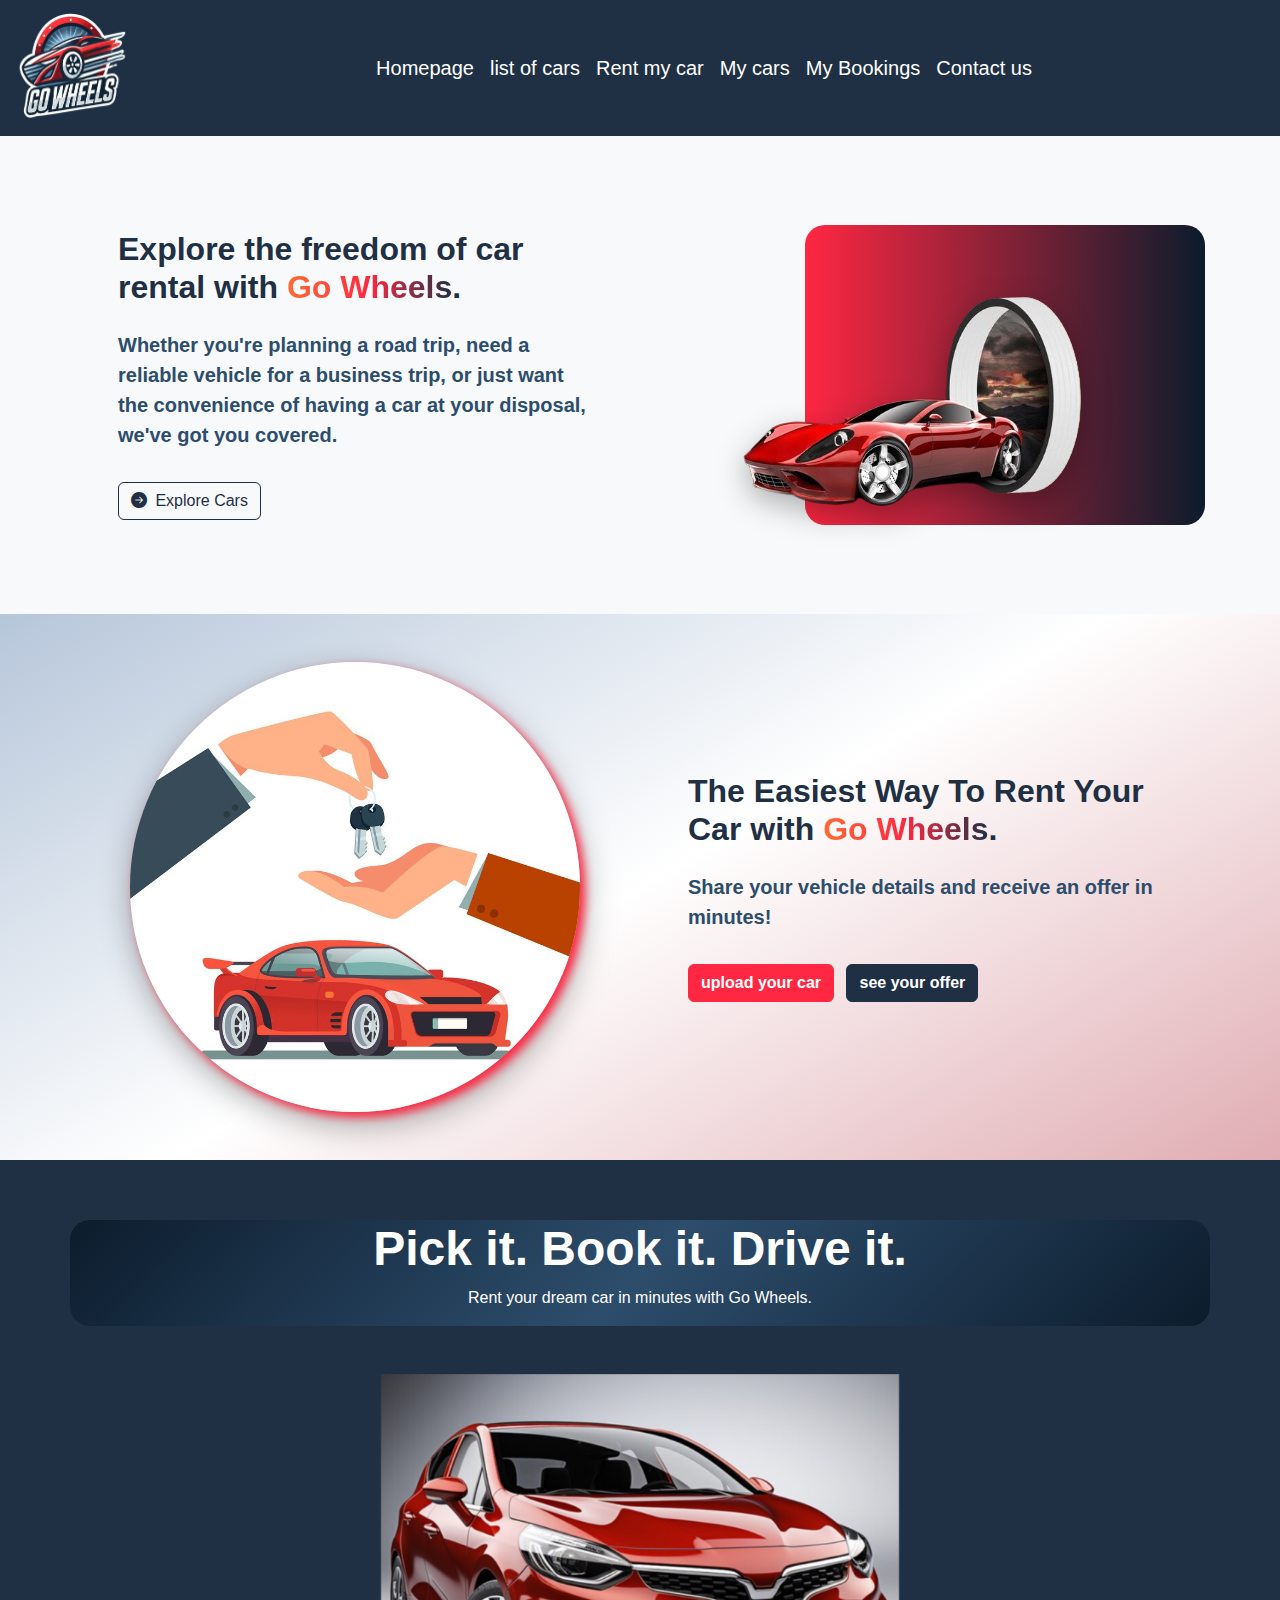
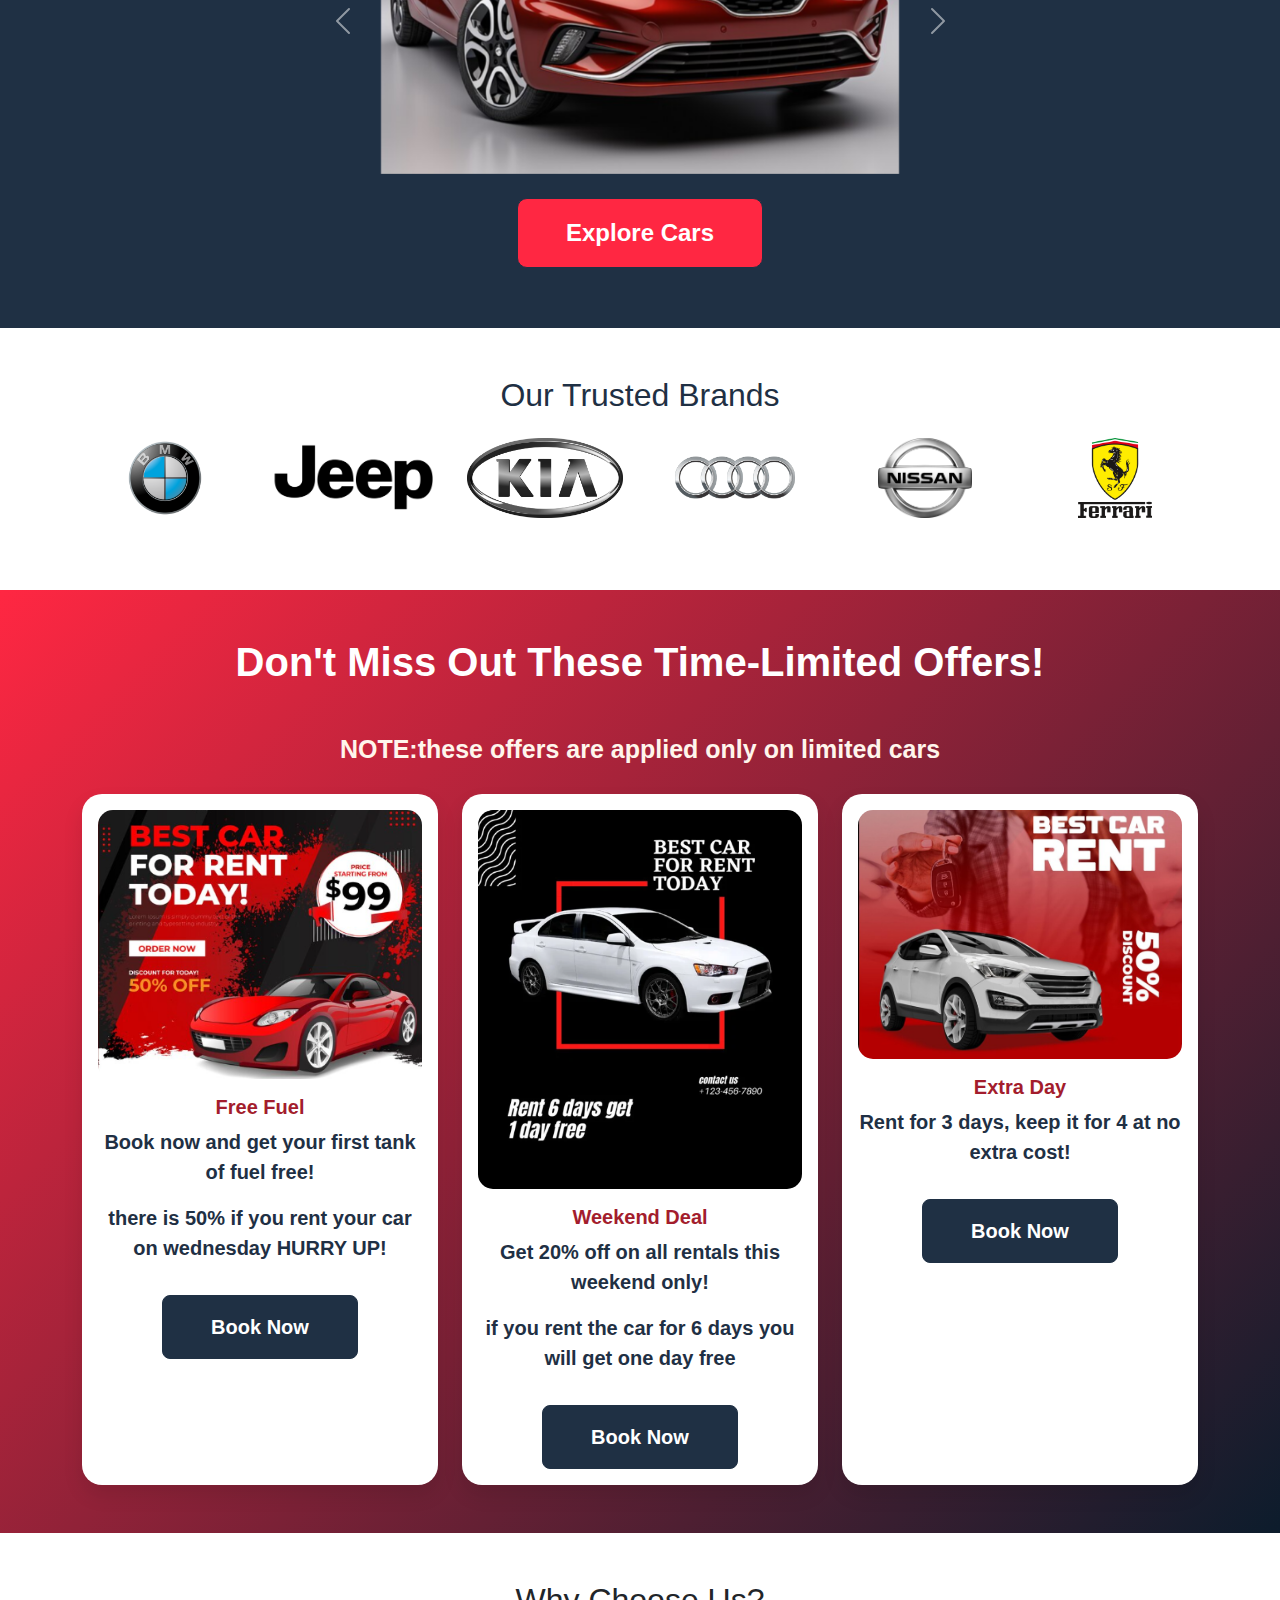
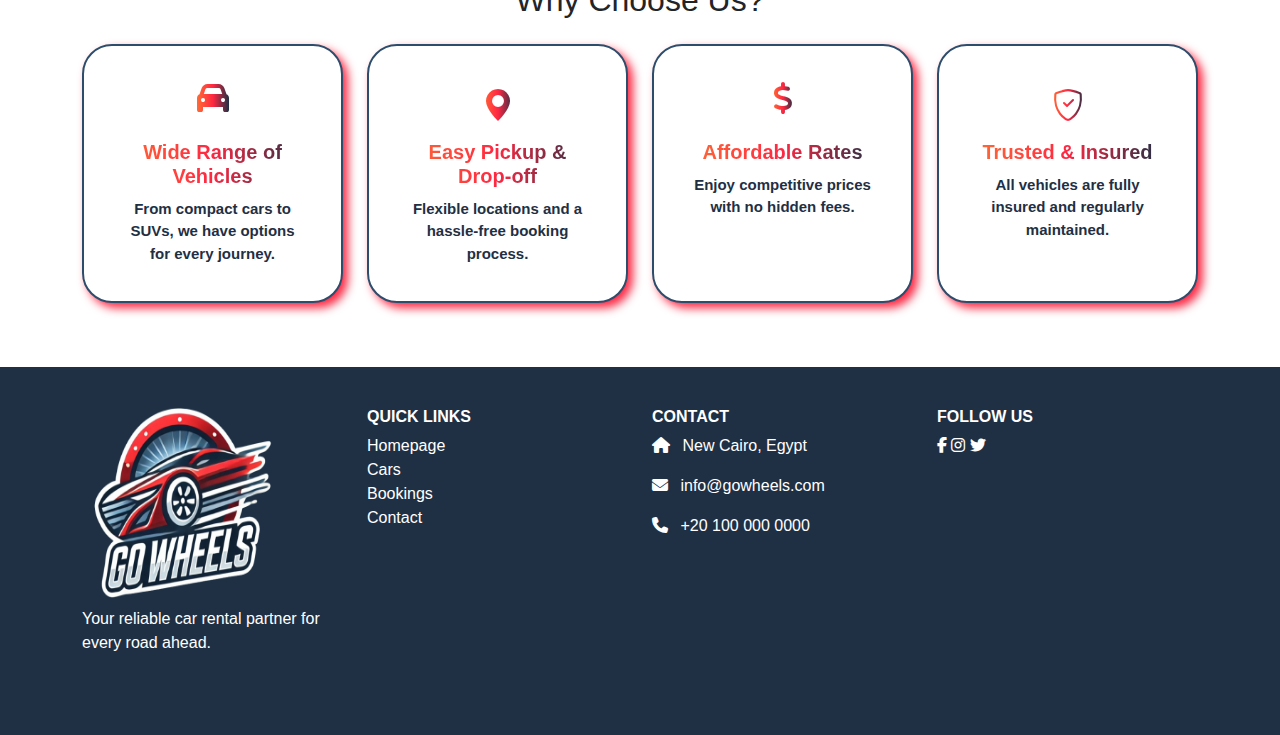
<file: index.html>
<!DOCTYPE html>
<html lang="en">

<head>
    <meta charset="UTF-8" />
    <meta name="viewport" content="width=device-width, initial-scale=1.0" />
    <title>Car Rent Homepage</title>

    <!-- Bootstrap CSS -->
    <link href="https://cdn.jsdelivr.net/npm/bootstrap@5.3.0/dist/css/bootstrap.min.css" rel="stylesheet">
    <!-- Bootstrap Icons -->
    <link href="https://cdn.jsdelivr.net/npm/bootstrap-icons@1.11.3/font/bootstrap-icons.css" rel="stylesheet">
    <!-- Font Awesome -->
    <link href="https://cdnjs.cloudflare.com/ajax/libs/font-awesome/6.5.0/css/all.min.css" rel="stylesheet">
    <!-- <link rel="stylesheet" href="css/index.css"> -->
    <link rel="stylesheet" href="css/homepagestyle.css">

</head>

<body>

    <!-- Navbar -->
    <nav class="navbar navbar-expand-lg">
        <div class="container-fluid">
            <img class="navbar-brand me-2" width="120" height="120" src="images/Car_logo.png">
            <button class="navbar-toggler" type="button" data-bs-toggle="collapse" data-bs-target="#navbarNav" 
            aria-controls="navbarNav" aria-expanded="false" aria-label="Toggle navigation">
            <span class="navbar-toggler-icon bg-light rounded-2"></span>
            </button>
            <div class="collapse navbar-collapse justify-content-center" id="navbarNav">
                <ul class="navbar-nav">
                    <li class="nav-item">
                        <a class="nav-link active" aria-current="page" href="index.html">Homepage</a>
                    </li>
                    <li class="nav-item">
                        <a class="nav-link" href="carListing.html">list of cars</a>
                    </li>
                    <li class="nav-item">
                        <a class="nav-link" href="rentmycar.html">Rent my car</a>
                    </li>
                    <li class="nav-item">
                        <a class="nav-link" href="MyCarRentdisplay.html">My cars</a>
                    </li>
                    <li class="nav-item">
                        <a class="nav-link" href="bookinghistory.html">My Bookings</a>
                    </li>
                    <li class="nav-item">
                        <a class="nav-link" href="contact.html">Contact us</a>
                    </li>
                </ul>
            </div>
        </div>
    </nav>

    <!-- Main Section -->
    <section class="main-section py-5 bg-light position-relative overflow-hidden">
        <div class="container">
            <div class="row align-items-center">
                <div class="col-md-6 px-5">
                    <h2 class="mb-4 fw-bold">Explore the freedom of car rental with <span class="gradient-text">Go
                            Wheels</span>.</h2>
                    <p class="lead">Whether you're planning a road trip, need a reliable vehicle for a business trip, or
                        just want the convenience of having a car at your disposal, we've got you covered.
                    </p>

                    <a href="carListing.html">
                        <button type="button" class="btn btn-outline-dark mt-3">
                            <i class="bi bi-arrow-right-circle-fill me-1"></i> Explore Cars
                        </button>
                    </a>
                </div>
                <div class="col-md-6 text-center position-relative">
                    <div class="background-block"></div>
                    <img src="images/main.png" class="img-fluid animate-zoom car-image" alt="Car Image">
                </div>
            </div>
        </div>
    </section>
    <section class="main-section mainn py-5 bg-light position-relative overflow-hidden">
        <div class="container">
            <div class="row align-items-center">

                <div class="col-md-6 text-center position-relative mb-4 mb-md-0">


                    <img src="images/buying-renting.jpg" class="img-fluid animate-zoom car-image image" alt="Car Image">
                </div>
                <div class="col-md-6 px-5">
                    <h2 class="mb-4 fw-bold">The Easiest Way To Rent Your Car with
                        <span class="gradient-text">Go
                            Wheels</span>.
                    </h2>
                    <p class="lead">Share your vehicle details and receive an offer in minutes!</p>
                    <a type="button" class="btn btn-warning mt-3 me-2" href="rentmycar.html">upload your car</a>
                    <a type="button" class="btn btn-primary mt-3 me-2" href="MyCarRentdisplay.html">see your offer</a>

                </div>
            </div>
        </div>
    </section>

    <!-- Slogan + Carousel Section -->
    <section style="background-color: #1F3044; padding: 60px 0;">
        <div class="container caro text-center text-white mb-5">
            <h2 class="display-5 fw-bold">Pick it. Book it. Drive it.</h2>
            <p class="leadd">Rent your dream car in minutes with Go Wheels.</p>
        </div>

        <div id="carouselExampleAutoplaying" class="carousel slide" data-bs-ride="carousel" data-bs-interval="1000"
            style="max-width: 700px; margin: 0 auto;">
            <div class="carousel-inner">
                <div class="carousel-item active text-center">
                    <img src="images/1.png" class="d-block mx-auto w-100 img-fluid"
                        style="max-height: 550px; object-fit: contain;" alt="...">
                </div>
                <div class="carousel-item text-center">
                    <img src="images/2.png" class="d-block mx-auto w-100 img-fluid"
                        style="max-height: 550px; object-fit: contain;" alt="...">
                </div>
                <div class="carousel-item text-center">
                    <img src="images/3.png" class="d-block mx-auto w-100 img-fluid"
                        style="max-height: 550px; object-fit: contain;" alt="...">
                </div>
                <div class="carousel-item text-center">
                    <img src="images/4.png" class="d-block mx-auto w-100 img-fluid"
                        style="max-height: 550px; object-fit: contain;" alt="...">
                </div>
            </div>
            <button class="carousel-control-prev" type="button" data-bs-target="#carouselExampleAutoplaying"
                data-bs-slide="prev">
                <span class="carousel-control-prev-icon" aria-hidden="true"></span>
                <span class="visually-hidden">Previous</span>
            </button>
            <button class="carousel-control-next" type="button" data-bs-target="#carouselExampleAutoplaying"
                data-bs-slide="next">
                <span class="carousel-control-next-icon" aria-hidden="true"></span>
                <span class="visually-hidden">Next</span>
            </button>

            <a href="carListing.html">
                <div class="text-center mt-4">
                    <button type="button" class="btn btn-primary btn-lg px-5 py-3" style="font-size: 1.5rem;">Explore
                        Cars</button>
                </div>
            </a>
            
        </div>


    </section>
    <section class="brand-section py-5">
        <div class="container">
            <h2 class="text-center mb-4">Our Trusted Brands</h2>
            <div class="row text-center">
                <div class="col-6 col-md-2 mb-4">
                    <img src="images/bmw.png" class="img-fluid" alt="Brand 1">
                </div>
                <div class="col-6 col-md-2 mb-4">
                    <img src="images/jeep.png" class="img-fluid" alt="Brand 2">
                </div>
                <div class="col-6 col-md-2 mb-4">
                    <img src="images/kia.png" class="img-fluid" alt="Brand 3">
                </div>
                <div class="col-6 col-md-2 mb-4">
                    <img src="images/toyota.png" class="img-fluid" alt="Brand 4">
                </div>
                <div class="col-6 col-md-2 mb-4">
                    <img src="images/nissan.png" class="img-fluid" alt="Brand 5">
                </div>
                <div class="col-6 col-md-2 mb-4">
                    <img src="images/ferrari.png" class="img-fluid" alt="Brand 5">
                </div>
            </div>
        </div>
    </section>


    <!-- Offers -->
    <div class="offers-section py-5">
        <div class="container text-center">
            <h1 class="mb-5 text-white fw-bold">Don't Miss Out These Time-Limited Offers!</h1>
            <h2>NOTE:these offers are applied only on limited cars</h2>
            <div class="row g-4">

                <div class="col-md-4">
                    <div class="offer-card p-3 h-100">
                        <div class="offer-img">
                            <img src="images/off2.png" class="img-fluid" alt="Free Fuel">
                        </div>
                        <div class="offer-body mt-3">
                            <h5 class="fw-bold">Free Fuel</h5>
                            <p>Book now and get your first tank of fuel free!

                            </p>
                            <p>there is 50% if you rent your car on wednesday HURRY UP!

                            </p>

                        </div> <button type="button" class="btn btn-primary btn-lg px-5 py-3 mt-3"
                            onclick="selectCarAndOffer('..',1)">Book Now</button>
                    </div>
                </div>
                <div class="col-md-4">
                    <div class="offer-card p-3 h-100">
                        <div class="offer-img">
                            <img src="images/off1.png" class="img-fluid" alt="Weekend Deal">
                        </div>
                        <div class="offer-body mt-3">
                            <h5 class="fw-bold">Weekend Deal</h5>
                            <p>Get 20% off on all rentals this weekend only! </p>
                            <p>if you rent the car for 6 days you will get one day free</p>
                        </div>
                        <button class="btn btn-primary btn-lg px-5 py-3 mt-3" onclick="selectCarAndOffer('..',2)">Book
                            Now</button>
                    </div>

                </div>
                <div class="col-md-4">
                    <div class="offer-card p-3 h-100">
                        <div class="offer-img">
                            <img src="images/off3.png" class="img-fluid" alt="Extra Day">
                        </div>
                        <div class="offer-body mt-3">
                            <h5 class="fw-bold">Extra Day</h5>
                            <p>Rent for 3 days, keep it for 4 at no extra cost!</p>

                        </div> <button type="button" class="btn btn-primary btn-lg px-5 py-3 mt-3"
                            onclick="selectCarAndOffer('..',3)">Book Now</button>
                    </div>
                </div>
            </div>
        </div>
    </div>

    <!-- Why Choose Us -->
    <section class="py-5 why-choose-us">
        <div class="container text-center">
            <h2 class="mb-4 text-dark">Why Choose Us?</h2>
            <div class="row">
                <div class="col-md-3 mb-3">
                    <div class="card h-100">
                        <div class="card-body">
                            <i class="fas fa-car fa-2x mb-3 gradient-text"></i>
                            <h5 class="card-title gradient-text">Wide Range of Vehicles</h5>
                            <p class="card-text">From compact cars to SUVs, we have options for every journey.</p>
                        </div>
                    </div>
                </div>
                <div class="col-md-3 mb-3">
                    <div class="card h-100  ">
                        <div class="card-body">
                            <i class="bi bi-geo-alt-fill fa-2x mb-3 gradient-text "></i>
                            <h5 class="card-title gradient-text">Easy Pickup & Drop-off</h5>
                            <p class="card-text">Flexible locations and a hassle-free booking process.</p>
                        </div>
                    </div>
                </div>
                <div class="col-md-3 mb-3">
                    <div class="card h-100  ">
                        <div class="card-body">
                            <i class="fas fa-dollar-sign fa-2x mb-3 gradient-text"></i>
                            <h5 class="card-title gradient-text">Affordable Rates</h5>
                            <p class="card-text">Enjoy competitive prices with no hidden fees.</p>
                        </div>
                    </div>
                </div>
                <div class="col-md-3 mb-3">
                    <div class="card h-100  ">
                        <div class="card-body ">
                            <i class="bi bi-shield-check fa-2x mb-3 gradient-text"></i>
                            <h5 class="card-title gradient-text">Trusted & Insured</h5>
                            <p class="card-text">All vehicles are fully insured and regularly maintained.</p>
                        </div>
                    </div>
                </div>
            </div>
        </div>
    </section>

    <!-- Footer -->
    <footer class="text-center text-lg-start custom-footer">
        <div class="container text-center text-md-start">
            <div class="row text-center text-md-start">
                <div class="col-12 col-md-3 mb-4">
                    <img class="navbar-brand me-2" width="200" height="200" src="images/Car_logo.png"
                        alt="GoWheels Logo">
                    <p>Your reliable car rental partner for every road ahead.</p>
                </div>
                <div class="col-12 col-md-3 mb-4">
                    <h6 class="text-uppercase fw-bold">Quick Links</h6>
                    <ul class="list-unstyled footer-links">
                        <li><a href="index.html">Homepage</a></li>
                        <li><a href="carListing.html">Cars</a></li>
                        <li><a href="bookinghistory.html">Bookings</a></li>
                        <li><a href="contact.html">Contact</a></li>
                    </ul>
                </div>
                <div class="col-12 col-md-3 mb-4">
                    <h6 class="text-uppercase fw-bold">Contact</h6>
                    <p><i class="fas fa-home me-2"></i> New Cairo, Egypt</p>
                    <p><i class="fas fa-envelope me-2"></i> info@gowheels.com</p>
                    <p><i class="fas fa-phone me-2"></i> +20 100 000 0000</p>
                </div>
                <div class="col-12 col-md-3 mb-4">
                    <h6 class="text-uppercase fw-bold">Follow Us</h6>
                    <div class="footer-social-icons">
                        <a href="#"><i class="fab fa-facebook-f"></i></a>
                        <a href="#"><i class="fab fa-instagram"></i></a>
                        <a href="#"><i class="fab fa-twitter"></i></a>
                    </div>
                </div>
            </div>
        </div>
    </footer>

    <!-- Bootstrap JS -->
    <script src="https://cdn.jsdelivr.net/npm/bootstrap@5.3.0/dist/js/bootstrap.bundle.min.js"></script>
    <script type="module" src="js/booking.js"></script>
   


</body>

</html>
</file>
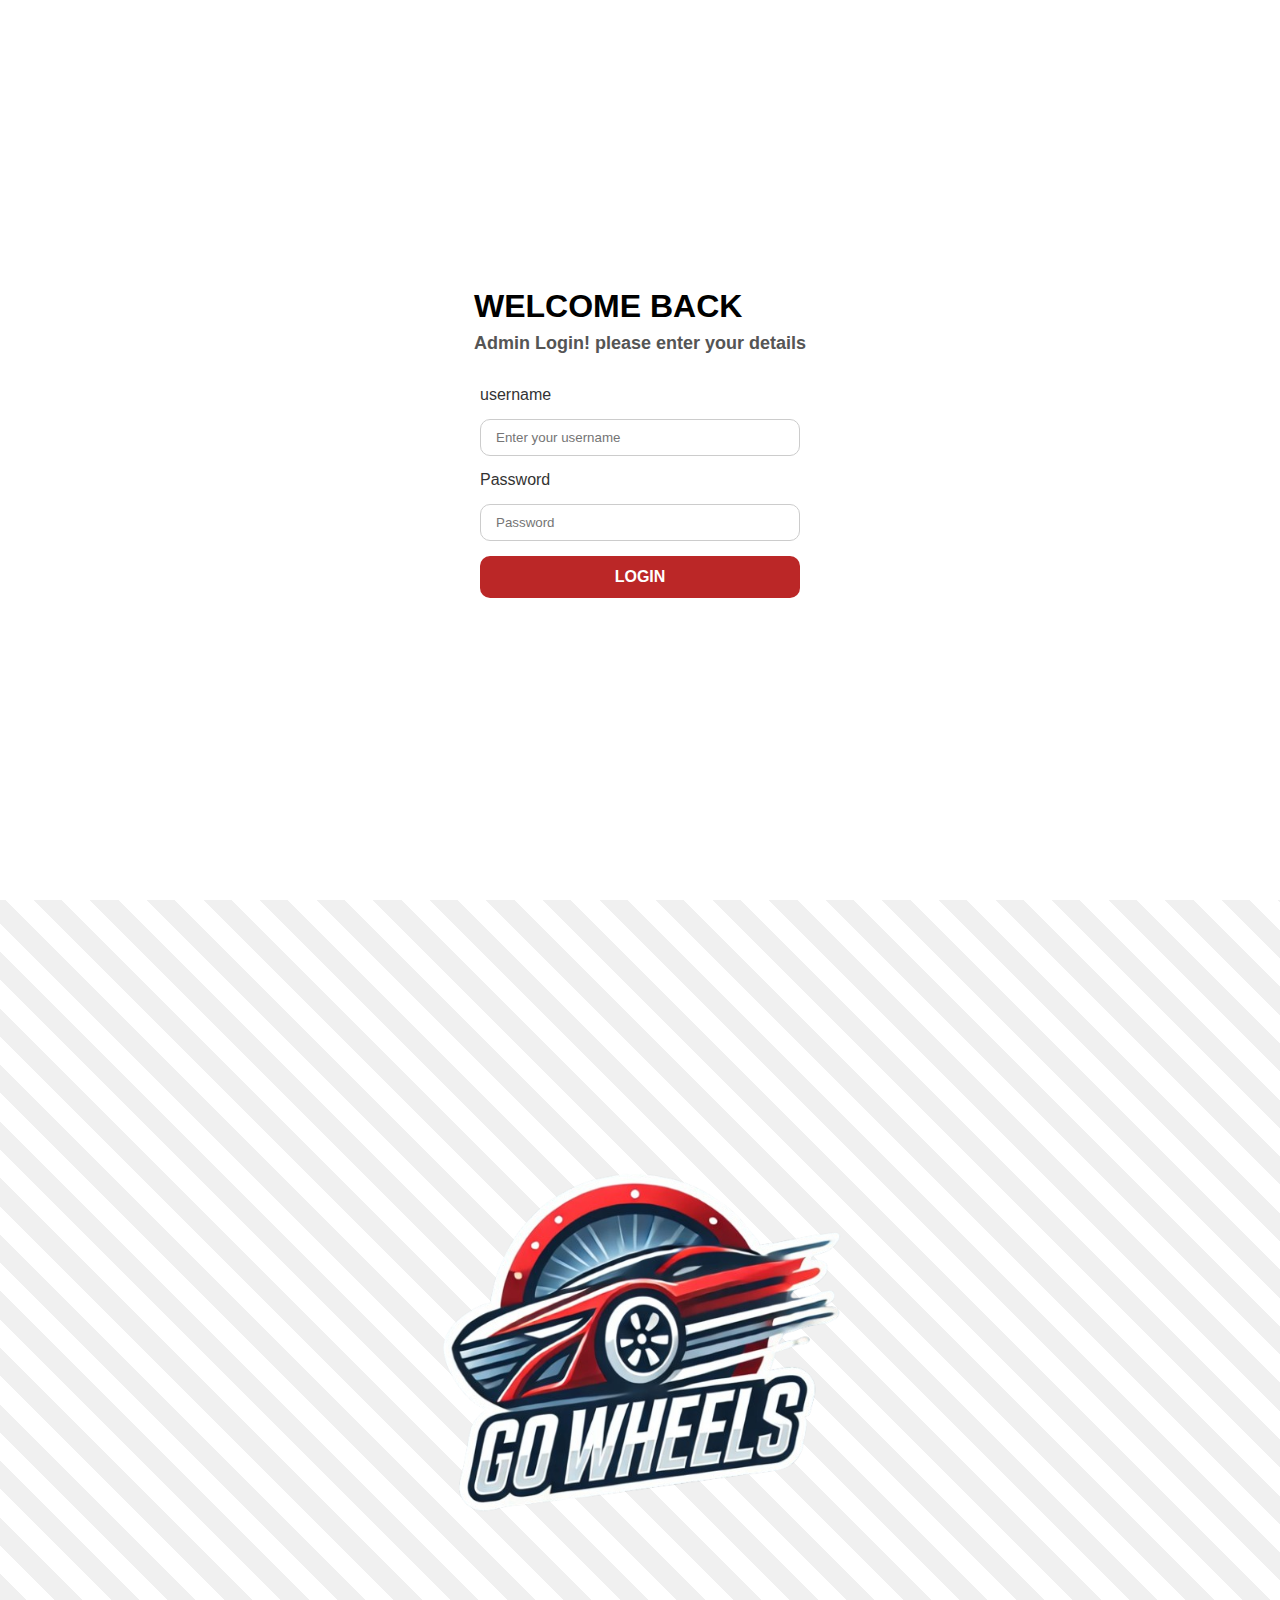
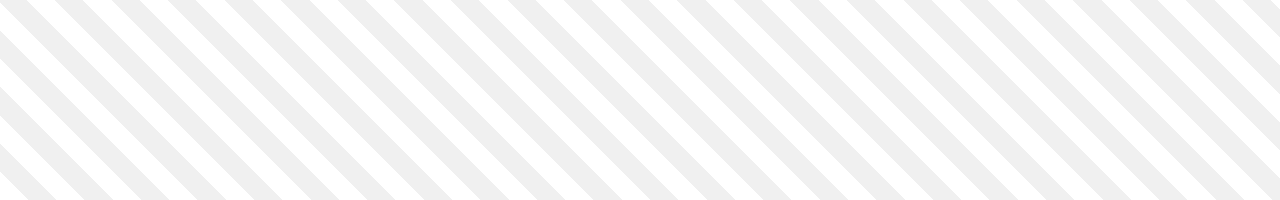
<file: adminLogin.html>
<!DOCTYPE html>
<html lang="en">
  <head>
    <meta charset="UTF-8" />
    <meta name="viewport" content="width=device-width, initial-scale=1.0" />
    <title>Admin</title>
    <link
      href="https://cdn.jsdelivr.net/npm/bootstrap@5.3.5/dist/css/bootstrap.min.css"
      rel="stylesheet"
      integrity="sha384-SgOJa3DmI69IUzQ2PVdRZhwQ+dy64/BUtbMJw1MZ8t5HZApcHrRKUc4W0kG879m7"
      crossorigin="anonymous"
    />
    <link
      href="https://cdn.jsdelivr.net/npm/bootstrap-icons/font/bootstrap-icons.css"
      rel="stylesheet"
    />
    <link rel="stylesheet" href="css/adminLogin.css" />
  </head>

  <body>
    <div class="container-fluid">
      <div class="row">
        <div class="col-md-6 bg-light leftSide">
          <div
            class="d-flex flex-column justify-content-center align-items-center"
          >
            <h3>WELCOME BACK</h3>
            <h4>Admin Login! please enter your details</h4>
          </div>
          <form action="" class="form">
            <label for="email">username</label>
            <input type="text" id="email" placeholder="Enter your username" />
            <label for="password">Password</label>
            <input type="password" id="password" placeholder="Password" />
            <button id="login-btn" class="mt-4">LOGIN</button>
            <div id="login-msg" class="mt-2 text-danger text-center"></div>
          </form>
        </div>
        <div class="col-md-6 rightSide">
          <img class="carLogo" src="images/Car_logo.png" />
        </div>
      </div>
    </div>
    <script
      src="https://cdn.jsdelivr.net/npm/bootstrap@5.3.5/dist/js/bootstrap.bundle.min.js"
      integrity="sha384-k6d4wzSIapyDyv1kpU366/PK5hCdSbCRGRCMv+eplOQJWyd1fbcAu9OCUj5zNLiq"
      crossorigin="anonymous"
    ></script>
    <script src="js/adminLogin.js"></script>
  </body>
</html>
</file>
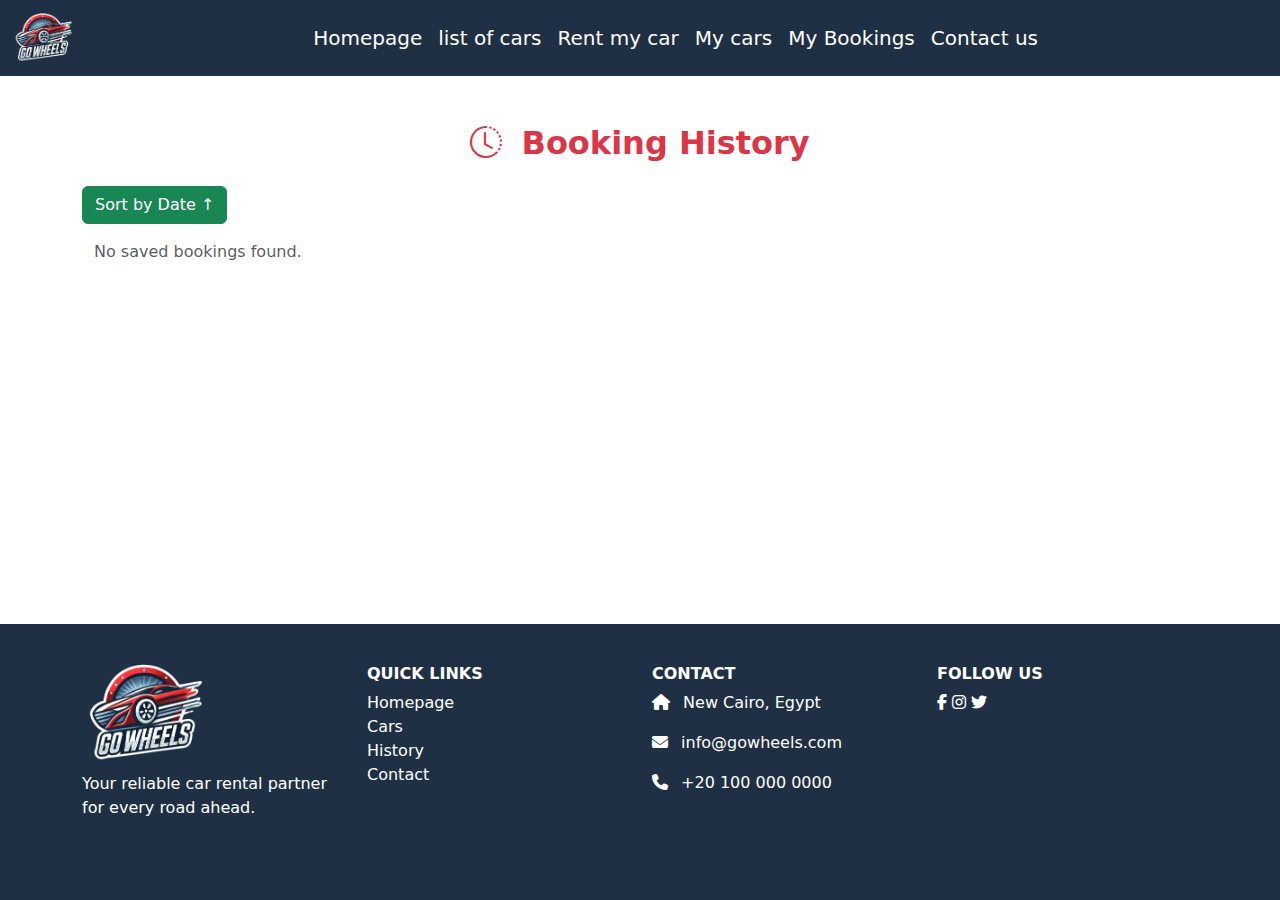
<file: bookinghistory.html>
<!DOCTYPE html>
<html lang="ar">
    <head>
        <meta charset="UTF-8" />
        <meta name="viewport" content="width=device-width, initial-scale=1.0" />
        <title>Booking History</title>
        <link href="https://cdn.jsdelivr.net/npm/bootstrap@5.3.0/dist/css/bootstrap.min.css" rel="stylesheet" />
        <link href="https://cdnjs.cloudflare.com/ajax/libs/font-awesome/6.5.0/css/all.min.css" rel="stylesheet" />
        <link href="https://cdn.jsdelivr.net/npm/bootstrap-icons@1.10.5/font/bootstrap-icons.css" rel="stylesheet">
        <link rel="stylesheet" href="css/bookinghis.css" />
    </head>

<body>
    <div class="page-container d-flex flex-column min-vh-100" >
    <!-- Navbar -->
    <nav class="navbar navbar-expand-lg">
        <div class="container-fluid">
            <img src="images/Car_logo.png" class="navbar-brand me-2" style="max-height: 60px;" alt="GoWheels Logo">

            <button class="navbar-toggler" type="button" data-bs-toggle="collapse" data-bs-target="#navbarNav"
                aria-controls="navbarNav" aria-expanded="false" aria-label="Toggle navigation">
                <span class="navbar-toggler-icon bg-light rounded-2"></span>
            </button>
            <div class="collapse navbar-collapse justify-content-center" id="navbarNav">
                <ul class="navbar-nav">
                    <li class="nav-item">
                        <a class="nav-link active" aria-current="page" href="index.html">Homepage</a>
                    </li>
                    <li class="nav-item">
                        <a class="nav-link" href="carListing.html">list of cars</a>
                    </li>
                    <li class="nav-item">
                        <a class="nav-link" href="rentmycar.html">Rent my car</a>
                    </li>
                    <li class="nav-item">
                        <a class="nav-link" href="MyCarRentdisplay.html">My cars</a>
                    </li>
                    <li class="nav-item">
                        <a class="nav-link" href="bookinghistory.html">My Bookings</a>
                    </li>
                    <li class="nav-item">
                        <a class="nav-link" href="contact.html">Contact us</a>
                    </li>
                </ul>
            </div>
        </div>
    </nav>


    <!-- Booking History -->
    <main class="flex-fill">
    <div class="container mt-5 mb-5">
        <h2 class="mb-4 text-center text-danger fw-bold">
            <i class="bi bi-clock-history me-2"></i> Booking History
        </h2>

        <div id="bookingsContainer" class="row gy-4 container-fluid">
            <!-- JS will dynamically insert cards here -->
        </div>
    </div></main>

    <!-- Footer -->
    <footer class="text-center text-lg-start custom-footer">
        <div class="container text-center text-md-start">
            <div class="row text-center text-md-start">
                <div class="col-12 col-md-3 mb-4">
                    <img src="images/Car_logo.png" class="mb-2" style="max-height: 100px;" alt="GoWheels Logo">

                    <p>Your reliable car rental partner for every road ahead.</p>
                </div>
                <div class="col-md-3 mb-4">
                    <h6 class="text-uppercase fw-bold">Quick Links</h6>
                    <ul class="list-unstyled footer-links">
                        <li><a href="index.html">Homepage</a></li>
                        <li><a href="carListing.html">Cars</a></li>
                        <li><a href="bookinghistory.html">History</a></li>
                        <li><a href="contact.html">Contact</a></li>
                    </ul>
                </div>
                <div class="col-12 col-md-3 mb-4">
                    <h6 class="text-uppercase fw-bold">Contact</h6>
                    <p><i class="fas fa-home me-2"></i> New Cairo, Egypt</p>
                    <p><i class="fas fa-envelope me-2"></i> info@gowheels.com</p>
                    <p><i class="fas fa-phone me-2"></i> +20 100 000 0000</p>
                </div>
                <div class="col-12 col-md-3 mb-4">
                    <h6 class="text-uppercase fw-bold">Follow Us</h6>
                    <div class="footer-social-icons">
                        <a href="#"><i class="fab fa-facebook-f"></i></a>
                        <a href="#"><i class="fab fa-instagram"></i></a>
                        <a href="#"><i class="fab fa-twitter"></i></a>
                    </div>
                </div>
            </div>
        </div>
    </footer>
</div>
    <script src="https://cdn.jsdelivr.net/npm/bootstrap@5.3.0/dist/js/bootstrap.bundle.min.js"></script>
    <script src="js/history.js"></script>
</body>

</html>
</file>
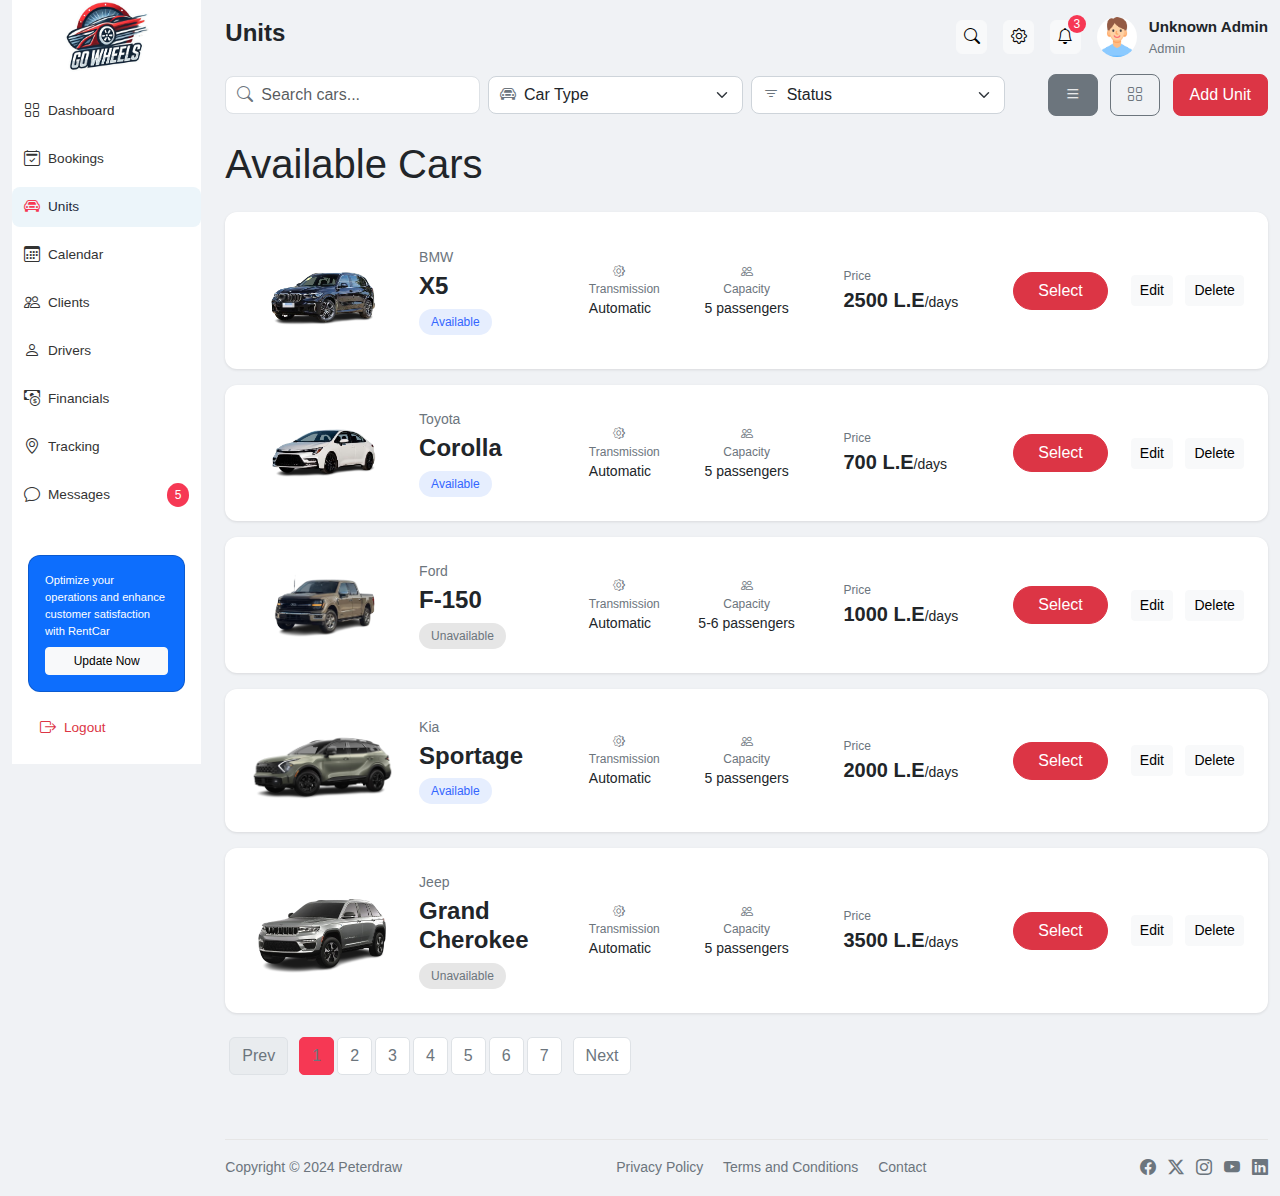
<file: carUnits.html>
<!DOCTYPE html>
<html lang="en">
  <head>
    <meta charset="UTF-8" />
    <meta name="viewport" content="width=device-width, initial-scale=1.0" />
    <title>Units</title>
    <link
      href="https://cdn.jsdelivr.net/npm/bootstrap@5.3.2/dist/css/bootstrap.min.css"
      rel="stylesheet"
    />
    <link
      href="https://cdn.jsdelivr.net/npm/bootstrap-icons/font/bootstrap-icons.css"
      rel="stylesheet"
    />
    <link
      rel="stylesheet"
      href="https://cdnjs.cloudflare.com/ajax/libs/font-awesome/6.5.0/css/all.min.css"
    />
    <link rel="stylesheet" href="css/carUnits.css" />
  </head>
  <body>
    <div class="container-fluid">
      <div class="row min-vh-100">
        <!--  Left column -->
        <div class="col-12 col-md-2">
          <div class="sidebar position-relative">
            <img src="images/Car_logo.png" alt="logo" class="logo" />

            <ul class="nav flex-column">
              <li class="nav-item">
                <a href="dashboard.html" class="nav-link">
                  <i class="bi bi-grid"></i>
                  <span>Dashboard</span>
                </a>
              </li>
              <li class="nav-item">
                <a href="adminBookingList.html" class="nav-link">
                  <i class="bi bi-calendar2-check"></i>
                  <span>Bookings</span>
                </a>
              </li>
              <li class="nav-item">
                <a href="carUnits.html" class="nav-link active">
                  <i class="bi bi-car-front"></i>
                  <span>Units</span>
                </a>
              </li>
              <li class="nav-item">
                <a href="#" class="nav-link">
                  <i class="bi bi-calendar3"></i>
                  <span>Calendar</span>
                </a>
              </li>
              <li class="nav-item">
                <a href="#" class="nav-link">
                  <i class="bi bi-people"></i>
                  <span>Clients</span>
                </a>
              </li>
              <li class="nav-item">
                <a href="#" class="nav-link">
                  <i class="bi bi-person"></i>
                  <span>Drivers</span>
                </a>
              </li>
              <li class="nav-item">
                <a href="#" class="nav-link">
                  <i class="bi bi-cash-coin"></i>
                  <span>Financials</span>
                </a>
              </li>
              <li class="nav-item">
                <a href="#" class="nav-link">
                  <i class="bi bi-geo-alt"></i>
                  <span>Tracking</span>
                </a>
              </li>
              <li class="nav-item">
                <a href="#" class="nav-link">
                  <i class="bi bi-chat"></i>
                  <span>Messages</span>
                  <span class="badge-notification">5</span>
                </a>
              </li>
            </ul>
            <!-- bottom sidebar -->
            <div class="p-3">
              <div class="card bg-primary text-white mb-3">
                <div class="card-body p-3">
                  <p class="mb-2 small">
                    Optimize your operations and enhance customer satisfaction
                    with RentCar
                  </p>
                  <button class="btn btn-sm btn-light w-100">Update Now</button>
                </div>
              </div>
              <!-- Logout -->
              <a href="adminLogin.html" class="nav-link text-danger">
                <i class="bi bi-box-arrow-right"></i>
                <span>Logout</span>
              </a>
            </div>
          </div>
        </div>
        <!-- right column -->
        <div class="col-12 col-md-10">
          <div class="main-content">
            <!-- Units header -->
            <div class="dashboard-header">
              <h4 class="dashboard-title">Units</h4>
              <div class="d-flex align-items-center">
                <!-- icons -->
                <div class="me-3">
                  <button class="btn btn-light">
                    <i class="bi bi-search"></i>
                  </button>
                </div>
                <div class="me-3">
                  <button class="btn btn-light">
                    <i class="bi bi-gear"></i>
                  </button>
                </div>
                <div class="notification-icon me-3">
                  <button class="btn btn-light">
                    <i class="bi bi-bell"></i>
                    <span class="notification-badge">3</span>
                  </button>
                </div>
                <!-- User Profile -->
                <div class="user-profile">
                  <img src="images/p1.png" alt="Profile" class="profile-img" />
                  <div class="profile-info">
                    <p class="profile-name">Amr Ibrahim</p>
                    <p class="profile-role">Admin</p>
                  </div>
                </div>
              </div>
            </div>

            <!-- Search and Filter Bar -->
            <div class="search-filter-bar mb-4">
              <div class="row g-2 align-items-center">
                <div class="col-md-3">
                  <div class="search-container">
                    <i class="bi bi-search search-icon"></i>
                    <input
                      type="text"
                      class="form-control"
                      id="searchInput"
                      placeholder="Search cars..."
                    />
                  </div>
                </div>
                <div class="col-md-3">
                  <div class="dropdown-container">
                    <i class="bi bi-car-front input-icon"></i>
                    <select
                      class="form-select custom-select"
                      id="carTypeDropdown"
                    >
                      <option value="">Car Type</option>
                      <option value="Sedan">Sedan</option>
                      <option value="SUV">SUV</option>
                      <option value="Sports">Sports</option>
                      <option value="Truck">Truck</option>
                      <option value="Electric">Electric</option>
                    </select>
                  </div>
                </div>
                <div class="col-md-3">
                  <div class="dropdown-container">
                    <i class="bi bi-filter input-icon"></i>
                    <select
                      class="form-select custom-select"
                      id="statusDropdown"
                    >
                      <option value="">Status</option>
                      <option value="available">Available</option>
                      <option value="unavailable">Unavailable</option>
                    </select>
                  </div>
                </div>
                <div class="col-md-3 text-end">
                  <div class="view-buttons">
                    <button
                      class="btn btn-outline-secondary me-2 active"
                      id="listViewBtn"
                    >
                      <i class="bi bi-list"></i>
                    </button>
                    <button class="btn btn-outline-secondary" id="gridViewBtn">
                      <i class="bi bi-grid"></i>
                    </button>
                    <button
                      class="btn btn-danger ms-2 add-unit-btn"
                      id="addUnitBtn"
                    >
                      Add Unit
                    </button>
                  </div>
                </div>
              </div>
            </div>

            <!-- Car Units List -->
            <h1 class="mb-4">Available Cars</h1>

            <div class="car-units" id="car-list-container">
              <!-- car here-->
            </div>

            <!-- Pagination -->
            <div class="pagination-container mt-4">
              <div class="d-flex justify-content-between align-items-center">
                <nav aria-label="Page navigation">
                  <ul class="pagination" id="paginationContainer">
                    <li class="page-item me-2">
                      <a
                        class="page-link"
                        href="#"
                        aria-label="Previous"
                        id="prevPageBtn"
                      >
                        <span aria-hidden="true">Prev</span>
                      </a>
                    </li>
                    <!-- numbers  -->
                    <li class="page-item ms-2">
                      <a
                        class="page-link"
                        href="#"
                        aria-label="Next"
                        id="nextPageBtn"
                      >
                        <span aria-hidden="true">Next</span>
                      </a>
                    </li>
                  </ul>
                </nav>
              </div>
            </div>

            <!-- Footer -->
            <footer class="mt-5 py-3">
              <div class="d-flex justify-content-between align-items-center">
                <div class="copyright">Copyright © 2024 Peterdraw</div>
                <div class="footer-links">
                  <a href="#" class="me-3">Privacy Policy</a>
                  <a href="#" class="me-3">Terms and Conditions</a>
                  <a href="#">Contact</a>
                </div>
                <div class="social-links">
                  <a href="#" class="me-2"><i class="bi bi-facebook"></i></a>
                  <a href="#" class="me-2"><i class="bi bi-twitter-x"></i></a>
                  <a href="#" class="me-2"><i class="bi bi-instagram"></i></a>
                  <a href="#" class="me-2"><i class="bi bi-youtube"></i></a>
                  <a href="#"><i class="bi bi-linkedin"></i></a>
                </div>
              </div>
            </footer>
          </div>
        </div>
      </div>
    </div>
    <script type="module" src="js/mainCarUints.js"></script>
    <script src="https://cdn.jsdelivr.net/npm/bootstrap@5.3.2/dist/js/bootstrap.bundle.min.js"></script>
  </body>
</html>
</file>
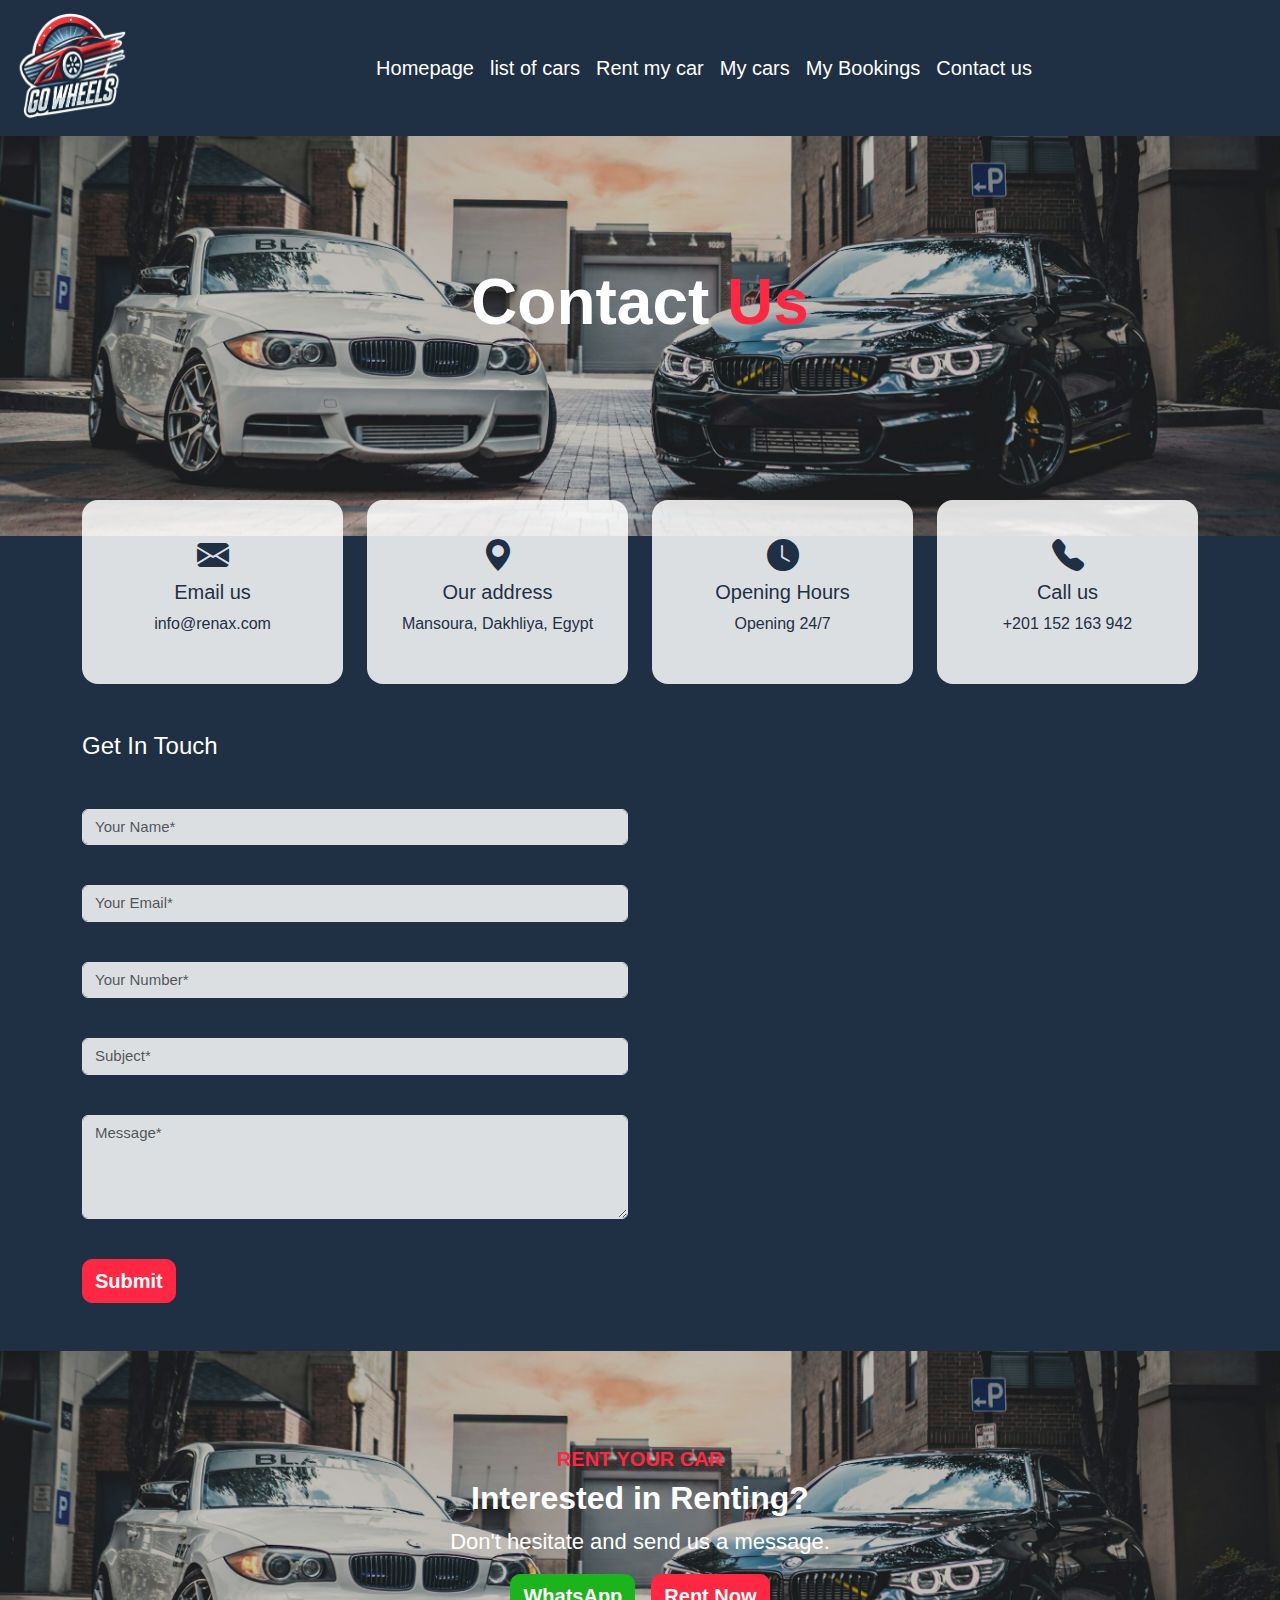
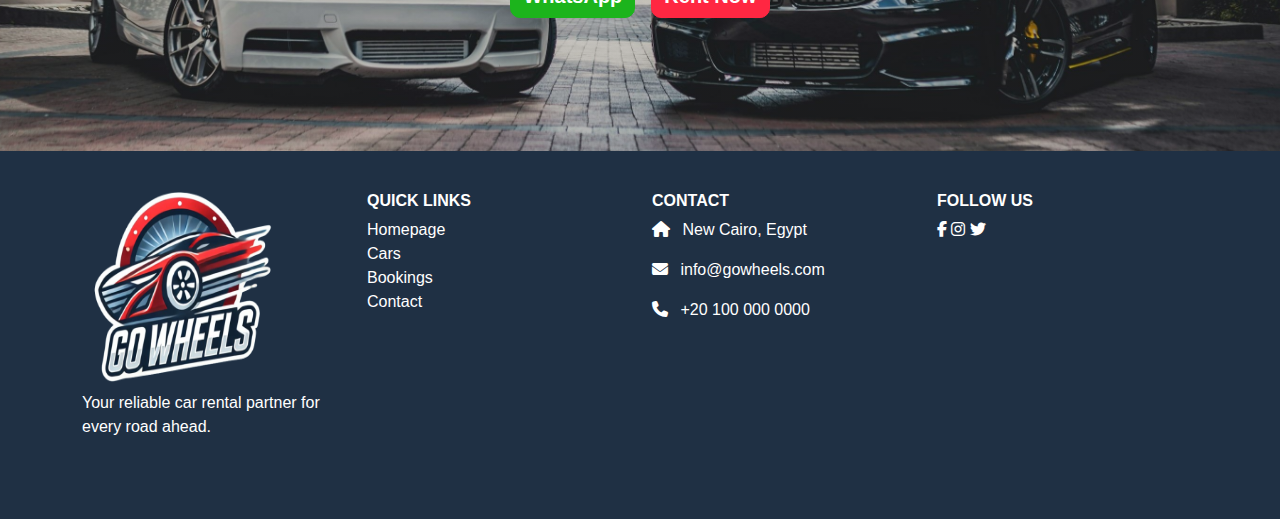
<file: contact.html>
<!DOCTYPE html>
<html lang="en">
    <head>
        <meta charset="UTF-8" />
        <meta name="viewport" content="width=device-width, initial-scale=1" />
        <title>Contact Us</title>
        <!-- Bootstrap CSS -->
        <link href="https://cdn.jsdelivr.net/npm/bootstrap@5.3.0/dist/css/bootstrap.min.css" rel="stylesheet">
        <!-- Bootstrap Icons -->
        <link href="https://cdn.jsdelivr.net/npm/bootstrap-icons@1.11.3/font/bootstrap-icons.css" rel="stylesheet">
        <!-- Font Awesome -->
        <link href="https://cdnjs.cloudflare.com/ajax/libs/font-awesome/6.5.0/css/all.min.css" rel="stylesheet">
        <link rel="stylesheet" href="css/contact.css">
    </head>
    <body>
        <!-- main header -->
        <nav class="navbar navbar-expand-lg">
            <div class="container-fluid">
                <img class="navbar-brand me-2" width="120" height="120" src="./images/Car_logo.png">
                <button class="navbar-toggler" type="button" data-bs-toggle="collapse" data-bs-target="#navbarNav" 
                aria-controls="navbarNav" aria-expanded="false" aria-label="Toggle navigation">
                <span class="navbar-toggler-icon bg-light rounded-2"></span>
                </button>
                <div class="collapse navbar-collapse justify-content-center" id="navbarNav">
                    <ul class="navbar-nav">
                        <li class="nav-item">
                            <a class="nav-link active" aria-current="page" href="index.html">Homepage</a>
                        </li>
                        <li class="nav-item">
                            <a class="nav-link" href="carListing.html">list of cars</a>
                        </li>
                        <li class="nav-item">
                            <a class="nav-link" href="rentmycar.html">Rent my car</a>
                        </li>
                        <li class="nav-item">
                            <a class="nav-link" href="MyCarRentdisplay.html">My cars</a>
                        </li>
                        <li class="nav-item">
                            <a class="nav-link" href="bookinghistory.html">My Bookings</a>
                        </li>
                        <li class="nav-item">
                            <a class="nav-link" href="contact.html">Contact us</a>
                        </li>
                    </ul>
                </div>
            </div>
        </nav>
        
        <!-- the contact page header that contain the title of the page and the main image -->
        <section class="hero-section">
            <div class="container py-5 text-center">
                <h1 class="hero-title">Contact <span>Us</span></h1>
            </div>
        </section>
        <div class="container contact-card-wrapper">
            <div class="row g-4 text-center">
                <div class="col-md-3">
                    <div class="contact-card">
                        <a href="mailto:go_wheels@gmail.com?cc=shimaa@gmail.com&bcc=nadeen@gmail.com"><i class="bi bi-envelope-fill icon"></i></a>
                        <h5>Email us</h5>
                        <p>info@renax.com</p>
                    </div>
                </div>
                <div class="col-md-3">
                    <div class="contact-card">
                        <a href="https://maps.app.goo.gl/TLzvYPY1ga8j7i8p8?g_st=aw"><i class="bi bi-geo-alt-fill icon"></i></a>
                        <h5>Our address</h5>
                        <p>Mansoura, Dakhliya, Egypt</p>
                    </div>
                </div>
                <div class="col-md-3">
                    <div class="contact-card">
                        <i class="bi bi-clock-fill icon"></i>
                        <h5>Opening Hours</h5>
                        <p>Opening 24/7</p>
                    </div>
                </div>
                <div class="col-md-3">
                    <div class="contact-card">
                        <a href="tel:01152163942"><i class="bi bi-telephone-fill icon"></i></a>
                        <h5>Call us</h5>
                        <p>+201 152 163 942</p>
                    </div>
                </div>
            </div>
        </div>

        <!-- Contact Form & Map -->
        <section class="mapContainer text-white py-5">
            <div class="container">
                <div class="row g-4">
                    <h4 class="mb-4">Get In Touch</h4>
                    
                    <div class=" form col-md-6">
                        <form id="contactForm">
                            <div class="mb-3">
                                <input type="text" class="form-control" id="name" placeholder="Your Name*" />
                                <span class="error-message" id="nameError">Please enter a valid name.</span><br/>
                            </div>
                            <div class="mb-3">
                                <input type="email" class="form-control" id="email" placeholder="Your Email*" />
                                <span class="error-message" id="emailError">Please enter a valid Email.</span><br/>
                            </div>
                            <div class="mb-3">
                                <input type="number" class="form-control" id="number" placeholder="Your Number*" />
                                <span class="error-message" id="numberError">Please enter a valid phone Number.</span><br/>
                            </div>
                            <div class="mb-3">
                                <input type="text" class="form-control" id="subject" placeholder="Subject*" />
                                <span class="error-message" id="subjectError">Please enter a subject.</span><br/>
                            </div>
                            <div class="mb-3">
                                <textarea class="form-control" id="message" rows="4" placeholder="Message*"></textarea>
                                <span class="error-message" id="messageError">Please enter your message.</span><br/>
                            </div>
                            <button type="submit" class="btn submit_btn">Submit</button>
                        </form>
                    </div>
                    
                    <div class="col-md-6">
                        <div class="ratio ratio-4x3 rounded overflow-hidden">
                            <iframe src="https://www.google.com/maps/embed?pb=!1m10!1m8!1m3!1d174735.81936602434!2d31.5540011!3d30.0249532!3m2!1i1024!2i768!4f13.1!5e1!3m2!1sen!2seg!4v1747334914263!5m2!1sen!2seg" width="600" height="450" style="border:0;" allowfullscreen="" loading="lazy" referrerpolicy="no-referrer-when-downgrade"></iframe>
                        </div>
                    </div>
                </div>
            </div>
        </section>

        <!-- callin for users to rent with us ( the part before the footer ) -->
        <section class="calling text-center text-white py-5">
            <div class="container py-5">
                <h6 class="text-uppercase">Rent your car</h6>
                <h2 class="fw-bold">Interested in Renting?</h2>
                <p>Don't hesitate and send us a message.</p>
                <div class="d-flex justify-content-center gap-3">
                    <a href="http://wa.me/00201095343940" class="btn whats_btn">WhatsApp</a>
                    <a href="carListing.html" class="btn rent_btn">Rent Now</a>
                </div>
            </div>
        </section>

        <!-- Footer -->
        <footer class="text-center text-lg-start custom-footer">
            <div class="container text-center text-md-start">
                <div class="row text-center text-md-start">
                    <div class="col-md-3 mb-4">
                        <img class="navbar-brand me-2" width="200" height="200" src="images/Car_logo.png"
                            alt="GoWheels Logo">
                        <p>Your reliable car rental partner for every road ahead.</p>
                    </div>
                    <div class="col-md-3 mb-4">
                        <h6 class="text-uppercase fw-bold">Quick Links</h6>
                        <ul class="list-unstyled footer-links">
                            <li><a href="index.html">Homepage</a></li>
                            <li><a href="carListing.html">Cars</a></li>
                            <li><a href="bookinghistory.html">Bookings</a></li>
                            <li><a href="contact.html">Contact</a></li>
                        </ul>
                    </div>
                    <div class="col-md-3 mb-4">
                        <h6 class="text-uppercase fw-bold">Contact</h6>
                        <p><i class="fas fa-home me-2"></i> New Cairo, Egypt</p>
                        <p><i class="fas fa-envelope me-2"></i> info@gowheels.com</p>
                        <p><i class="fas fa-phone me-2"></i> +20 100 000 0000</p>
                    </div>
                    <div class="col-md-3 mb-4">
                        <h6 class="text-uppercase fw-bold">Follow Us</h6>
                        <div class="footer-social-icons">
                            <a href="#"><i class="fab fa-facebook-f"></i></a>
                            <a href="#"><i class="fab fa-instagram"></i></a>
                            <a href="#"><i class="fab fa-twitter"></i></a>
                        </div>
                    </div>
                </div>
            </div>
        </footer>

        <script src="https://cdn.jsdelivr.net/npm/bootstrap@5.3.0/dist/js/bootstrap.bundle.min.js"></script>
        <script src="js/contact.js"></script>
        
    </body>
</html>
</file>
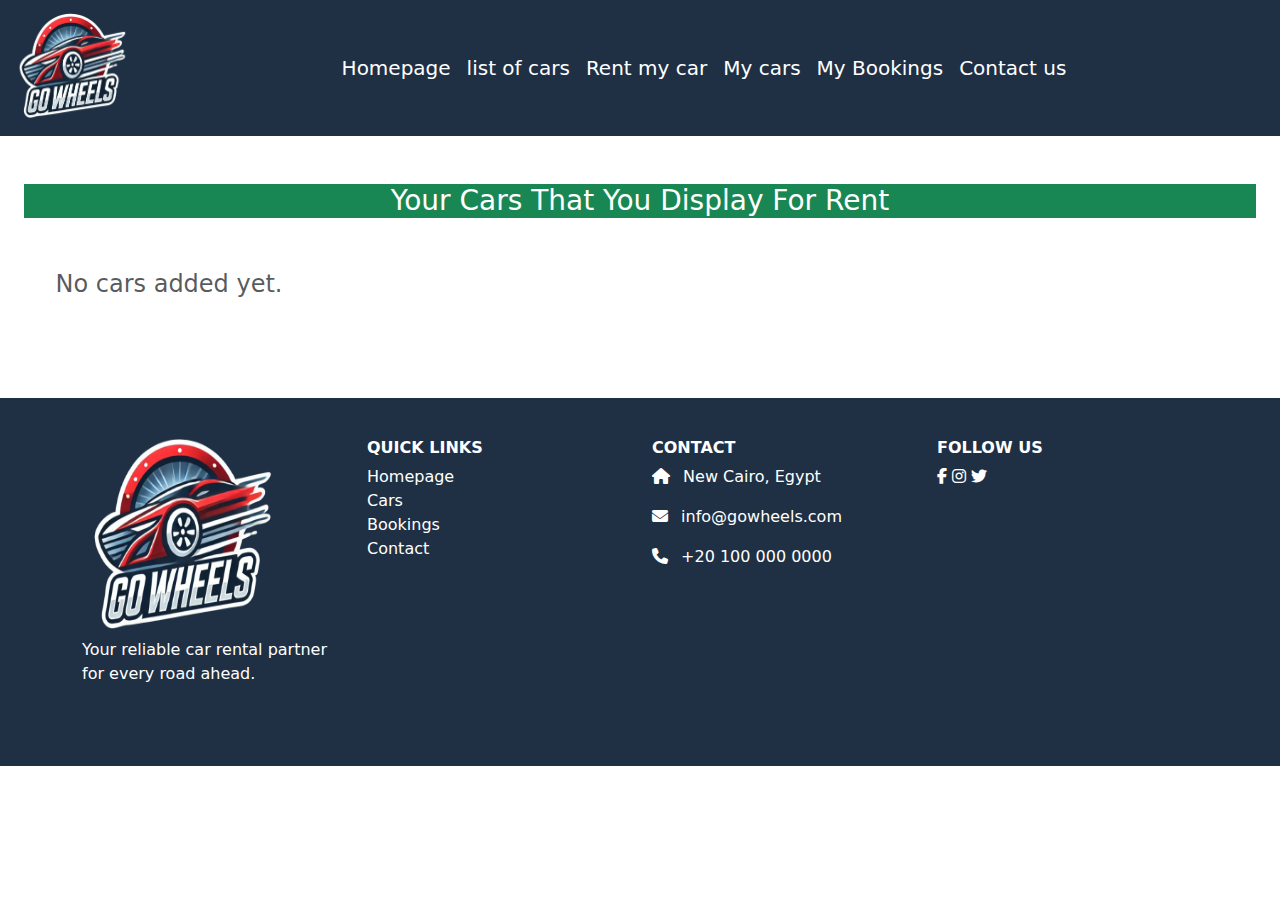
<file: MyCarRentdisplay.html>
<!DOCTYPE html>
<html lang="en">

<head>
    <meta charset="UTF-8">
    <title>Available Cars for Booking</title>
    <meta name="viewport" content="width=device-width, initial-scale=1">
    <!-- Bootstrap CSS -->
    <link href="https://cdn.jsdelivr.net/npm/bootstrap@5.3.0/dist/css/bootstrap.min.css" rel="stylesheet">
    <!-- Bootstrap Icons -->
    <link href="https://cdn.jsdelivr.net/npm/bootstrap-icons@1.11.3/font/bootstrap-icons.css" rel="stylesheet">
    <!-- Font Awesome -->
    <link href="https://cdnjs.cloudflare.com/ajax/libs/font-awesome/6.5.0/css/all.min.css" rel="stylesheet">
    <link rel="stylesheet" href="css/displaymycar.css">
</head>

<body>
    <!-- Navbar -->
    <nav class="navbar navbar-expand-lg">
        <div class="container-fluid">
            <img class="navbar-brand me-2" width="120" height="120" src="images/Car_logo.png">
            <button class="navbar-toggler" type="button" data-bs-toggle="collapse" data-bs-target="#navbarNav"
                aria-controls="navbarNav" aria-expanded="false" aria-label="Toggle navigation">
                <span class="navbar-toggler-icon bg-light rounded-2"></span>
            </button>
            <div class="collapse navbar-collapse justify-content-center" id="navbarNav">
                <ul class="navbar-nav">
                    <li class="nav-item">
                        <a class="nav-link active" aria-current="page" href="index.html">Homepage</a>
                    </li>
                    <li class="nav-item">
                        <a class="nav-link" href="carListing.html">list of cars</a>
                    </li>
                    <li class="nav-item">
                        <a class="nav-link" href="rentmycar.html">Rent my car</a>
                    </li>
                    <li class="nav-item">
                        <a class="nav-link" href="MyCarRentdisplay.html">My cars</a>
                    </li>
                    <li class="nav-item">
                        <a class="nav-link" href="bookinghistory.html">My Bookings</a>
                    </li>
                    <li class="nav-item">
                        <a class="nav-link" href="contact.html">Contact us</a>
                    </li>
                </ul>
            </div>
        </div>
    </nav>


    <!-- Car Cards -->
    <div class="container-fluid my-5 px-4">
        <h3 class="text-center mb-4 text-capitalize text-white bg-success">Your cars that you display for rent</h3>
        <div id="carList" class="row row-cols-1 row-cols-sm-2 row-cols-md-3 row-cols-lg-4 gy-4"></div>
    </div>


    <!-- Footer -->
    <footer class="text-center text-lg-start custom-footer">
        <div class="container text-center text-md-start">
            <div class="row text-center text-md-start">
                <div class="col-12 col-sm-6 col-md-3 mb-4">
                    <img class="navbar-brand me-2" width="200" height="200" src="images/Car_logo.png"
                        alt="GoWheels Logo">
                    <p>Your reliable car rental partner for every road ahead.</p>
                </div>
                <div class="col-12 col-sm-6 col-md-3 mb-4">
                    <h6 class="text-uppercase fw-bold">Quick Links</h6>
                    <ul class="list-unstyled footer-links">
                        <li><a href="index.html">Homepage</a></li>
                        <li><a href="carListing.html">Cars</a></li>
                        <li><a href="bookinghistory.html">Bookings</a></li>
                        <li><a href="contact.html">Contact</a></li>
                    </ul>
                </div>
                <div class="col-12 col-sm-6 col-md-3 mb-4">
                    <h6 class="text-uppercase fw-bold">Contact</h6>
                    <p><i class="fas fa-home me-2"></i> New Cairo, Egypt</p>
                    <p><i class="fas fa-envelope me-2"></i> info@gowheels.com</p>
                    <p><i class="fas fa-phone me-2"></i> +20 100 000 0000</p>
                </div>
                <div class="col-12 col-sm-6 col-md-3 mb-4">
                    <h6 class="text-uppercase fw-bold">Follow Us</h6>
                    <div class="footer-social-icons">
                        <a href="#"><i class="fab fa-facebook-f"></i></a>
                        <a href="#"><i class="fab fa-instagram"></i></a>
                        <a href="#"><i class="fab fa-twitter"></i></a>
                    </div>
                </div>
            </div>
        </div>
    </footer>

    <!-- Script -->
    <script src="js/rentdisplay.js">

    </script>

    <script src="https://cdn.jsdelivr.net/npm/bootstrap@5.3.3/dist/js/bootstrap.bundle.min.js"></script>
</body>

</html>
</file>
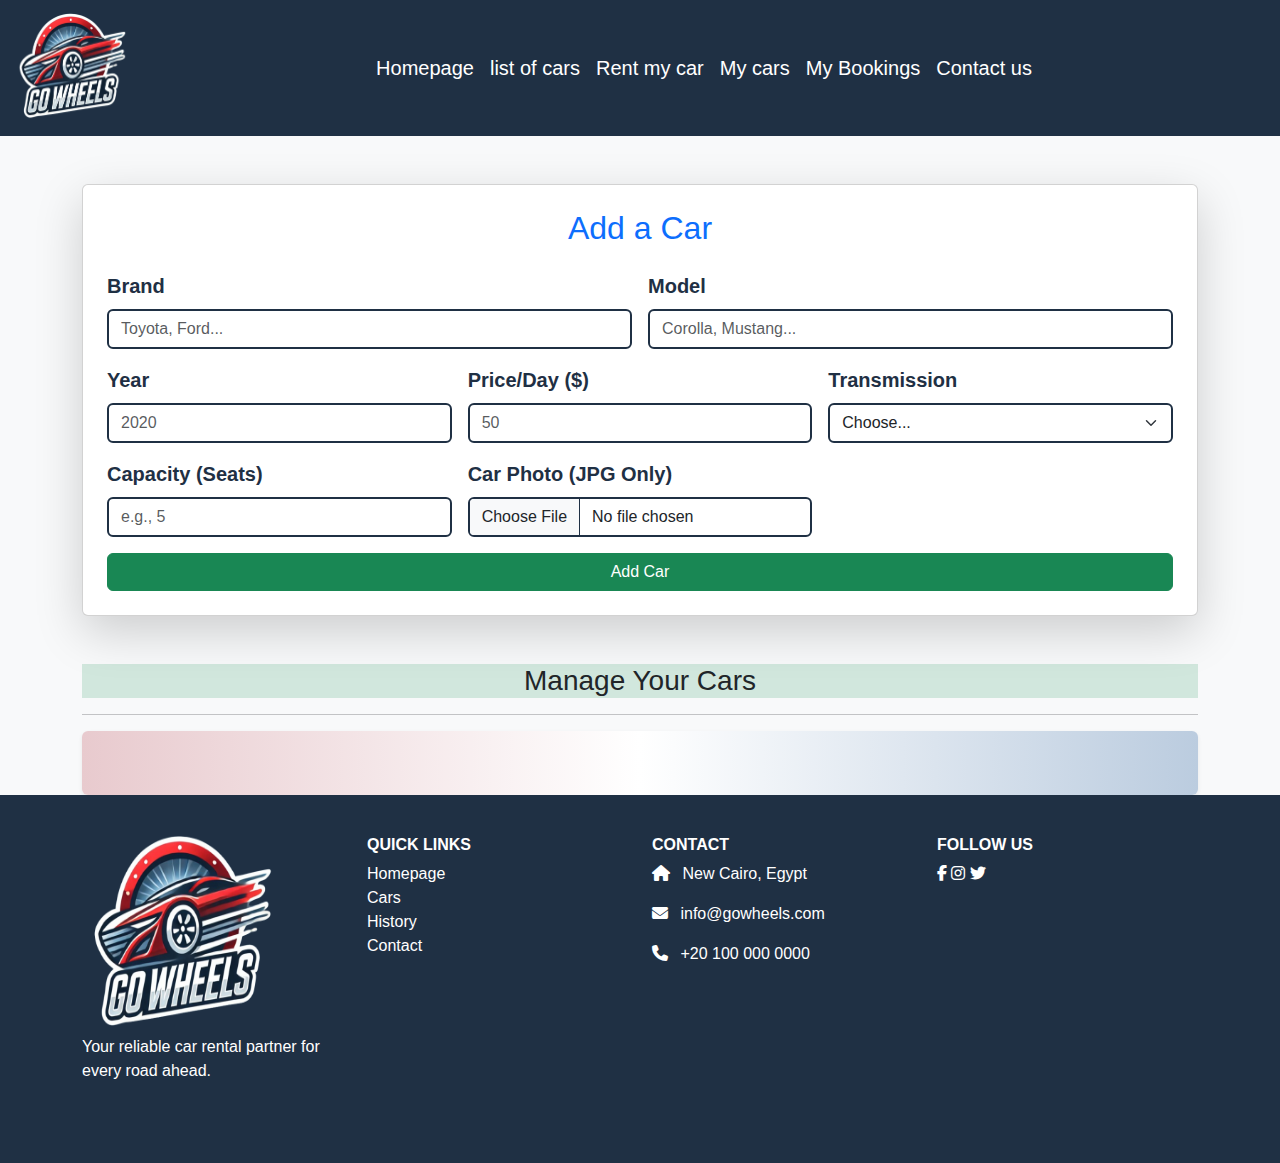
<file: rentmycar.html>
<!DOCTYPE html>
<html lang="en">

<head>
    <meta charset="UTF-8">
    <meta name="viewport" content="width=device-width, initial-scale=1.0">
    <title>Document</title>

    <!-- Bootstrap CSS -->
    <link href="https://cdn.jsdelivr.net/npm/bootstrap@5.3.0/dist/css/bootstrap.min.css" rel="stylesheet">
    <!-- Bootstrap Icons -->
    <link href="https://cdn.jsdelivr.net/npm/bootstrap-icons@1.11.3/font/bootstrap-icons.css" rel="stylesheet">
    <!-- Font Awesome -->
    <link href="https://cdnjs.cloudflare.com/ajax/libs/font-awesome/6.5.0/css/all.min.css" rel="stylesheet">
    <link rel="stylesheet" href="css/rentmycar.css">


</head>

<body class="bg-light text-dark">
    <nav class="navbar navbar-expand-lg">
        <div class="container-fluid">
            <img class="navbar-brand me-2" width="120" height="120" src="images/Car_logo.png">
            <button class="navbar-toggler" type="button" data-bs-toggle="collapse" data-bs-target="#navbarNav"
                aria-controls="navbarNav" aria-expanded="false" aria-label="Toggle navigation">
                <span class="navbar-toggler-icon bg-light rounded-2"></span>
            </button>
            <div class="collapse navbar-collapse justify-content-center" id="navbarNav">
                <ul class="navbar-nav">
                    <li class="nav-item">
                        <a class="nav-link active" aria-current="page" href="index.html">Homepage</a>
                    </li>
                    <li class="nav-item">
                        <a class="nav-link" href="carListing.html">list of cars</a>
                    </li>
                    <li class="nav-item">
                        <a class="nav-link" href="rentmycar.html">Rent my car</a>
                    </li>
                    <li class="nav-item">
                        <a class="nav-link" href="MyCarRentdisplay.html">My cars</a>
                    </li>
                    <li class="nav-item">
                        <a class="nav-link" href="bookinghistory.html">My Bookings</a>
                    </li>
                    <li class="nav-item">
                        <a class="nav-link" href="contact.html">Contact us</a>
                    </li>
                </ul>
            </div>
        </div>
    </nav>

    <div class="container my-5">
        <div class="card shadow-lg p-4">
            <h2 class="mb-4 text-center text-primary">Add a Car</h2>
            <form id="carForm" class="row g-3">
                <div class="col-md-6">
                    <label for="brand" class="form-label">Brand</label>
                    <input type="text" id="brand" class="form-control" placeholder="Toyota, Ford..." required>
                </div>
                <div class="col-md-6">
                    <label for="model" class="form-label">Model</label>
                    <input type="text" id="model" class="form-control" placeholder="Corolla, Mustang..." required>
                </div>
                <div class="col-md-4">
                    <label for="year" class="form-label">Year</label>
                    <input type="number" id="year" class="form-control" min="1990" max="2025" placeholder="2020"
                        required>
                </div>
                <div class="col-md-4">
                    <label for="price" class="form-label">Price/Day ($)</label>
                    <input type="number" id="price" class="form-control" min="1" placeholder="50" required>
                </div>
                <div class="col-md-4">
                    <label for="transmission" class="form-label">Transmission</label>
                    <select id="transmission" class="form-select" required>
                        <option value="">Choose...</option>
                        <option value="Automatic">Automatic</option>
                        <option value="Manual">Manual</option>
                    </select>
                </div>
                <div class="col-md-4">
                    <label for="capacity" class="form-label">Capacity (seats)</label>
                    <input type="number" id="capacity" class="form-control" min="1" placeholder="e.g., 5" required>
                </div>
                <div class="col-md-4">
                    <label for="photo" class="form-label">Car Photo (JPG only)</label>
                    <input type="file" id="photo" class="form-control" accept="image/jpeg" required>
                </div>
                <div class="col-12">
                    <button type="submit" class="btn btn-success w-100">Add Car</button>
                </div>
            </form>
        </div></div>

        <div class="container mt-5">
            <h3 class="text-center text-dark bg-success-subtle">Manage Your Cars</h3>
            <hr>
            <section class="py-4 px-2 rounded shadow-sm">
              <div id="carList" class="row gy-4 mt-3"></div>
            </section>
          </div>
          

        <!-- Toast Container -->
        <div class="position-fixed bottom-0 end-0 p-3" style="z-index: 11">
            <div id="carAddedToast" class="toast fade align-items-center text-bg-success border-0" role="alert"
                aria-live="assertive" aria-atomic="true">

                <div class="d-flex">
                    <div class="toast-body">
                        Car successfully added!
                    </div>
                    <button type="button" class="btn-close btn-close-white me-2 m-auto" data-bs-dismiss="toast"
                        aria-label="Close"></button>
                </div>
            </div>
        </div>

        <footer class="text-center text-lg-start custom-footer">
            <div class="container text-center text-md-start">
                <div class="row text-center text-md-start">
                    <div class="col-md-3 mb-4">
                        <img class="navbar-brand me-2" width="200" height="200" src="images/Car_logo.png"
                            alt="GoWheels Logo">
                        <p>Your reliable car rental partner for every road ahead.</p>
                    </div>
                    <div class="col-md-3 mb-4">
                        <h6 class="text-uppercase fw-bold">Quick Links</h6>
                        <ul class="list-unstyled footer-links">
                            <li><a href="index.html">Homepage</a></li>
                            <li><a href="carListing.html">Cars</a></li>
                            <li><a href="bookinghistory.html">History</a></li>
                            <li><a href="contact.html">Contact</a></li>
                        </ul>
                    </div>
                    <div class="col-md-3 mb-4">
                        <h6 class="text-uppercase fw-bold">Contact</h6>
                        <p><i class="fas fa-home me-2"></i> New Cairo, Egypt</p>
                        <p><i class="fas fa-envelope me-2"></i> info@gowheels.com</p>
                        <p><i class="fas fa-phone me-2"></i> +20 100 000 0000</p>
                    </div>
                    <div class="col-md-3 mb-4">
                        <h6 class="text-uppercase fw-bold">Follow Us</h6>
                        <div class="footer-social-icons">
                            <a href="#"><i class="fab fa-facebook-f"></i></a>
                            <a href="#"><i class="fab fa-instagram"></i></a>
                            <a href="#"><i class="fab fa-twitter"></i></a>
                        </div>
                    </div>
                </div>
            </div>
        </footer>

        <script src="js/rentmycar.js">
        </script>

        <script src="https://cdn.jsdelivr.net/npm/bootstrap@5.3.0/dist/js/bootstrap.bundle.min.js"></script>
</body>

</html>
</file>
<file: css/homepagestyle.css>
/* ===== GLOBAL STYLES ===== */
body {
    background-color: #fff;
    color: #1F3044;
    font-family: 'Segoe UI', Tahoma, Geneva, Verdana, sans-serif;
    transition: background-color 0.4s ease;
}

/* ===== ANIMATIONS ===== */
@keyframes zoomIn {
    0% {
        transform: scale(0.9);
        opacity: 0;
    }
    100% {
        transform: scale(1);
        opacity: 1;
    }
}

@keyframes slideDown {
    from {
        transform: translateY(-40px);
        opacity: 0;
    }
    to {
        transform: translateY(0);
        opacity: 1;
    }
}

@keyframes fadeGlow {
    from {
        box-shadow: 0 0 15px rgba(132, 12, 56, 0.2);
    }
    to {
        box-shadow: 0 0 25px rgba(249, 94, 115, 0.5);
    }
}


/* ===== NAVBAR ===== */
.navbar {
    background-color: #1F3044 !important;
    font-size: 20px;
    animation: slideDown 0.8s ease;
}

.navbar-brand {
    color: #fff;
    font-weight: bold;
    font-family: Georgia, 'Times New Roman', Times, serif;
}

.navbar-nav .nav-link {
    color: #fff !important;
    transition: color 0.3s ease;
}

.navbar-nav .nav-link:hover {
    font-weight: bold;
    color: #FF2742 !important;
}

/* ===== HERO SECTION ===== */
.background-block {
    position: absolute;
    top: 50%;
    left: 50%;
    transform: translate(-30%, -50%);
    width: 400px;
    height: 300px;
    background: linear-gradient(to right, #FF2742, #0c1c2c);
    z-index: 1;
    border-radius: 20px;
    animation: fadeGlow 2s infinite alternate;
}
.lead {
    font-size: 20px;
    color: #2d4d6c;
    font-weight: bold;
    margin-top: 20px;
}
.car-image {
    position: relative;
    z-index: 2;
    max-width: 90%;
    height: auto;
    filter: drop-shadow(0 10px 15px rgba(0, 0, 0, 0.3));
    animation: zoomIn 1s ease-out;
}

/* ===== BUTTONS ===== */
.btn-warning {
    background-color: #FF2742;
    border-color: #FF2742;
    color: #fff;
    font-weight: bold;
}
.btn-warning:hover {
    background-color: #1F3044;
    border-color: #1F3044;
    color: #fff;
    transform: scale(1.05);
}
.btn-outline-dark {
    border-color: #1F3044;
    color: #1F3044;
}
.btn-outline-dark:hover {
    background-color: #1F3044;
    color: #fff;
}
.btn-primary {
    background-color: #1F3044;
    border-color: #1F3044;
    color: white;
    font-weight: bold;
    transition: all 0.3s ease-in-out;
}
.btn-primary:hover {
    background-color: #FF2742;
    border-color: #FF2742;
    transform: scale(1.05);
}

/* ===== CARDS ===== */
.card-title {
    color: #1F3044;
}
.offers .card,
.why-choose-us .card {
    transition: transform 0.3s ease, box-shadow 0.3s ease;
}
.offers .card:hover,
.why-choose-us .card:hover {
    transform: translateY(-5px);
    box-shadow: 0 8px 20px rgba(0, 0, 0, 0.15);
}
.why-choose-us .card {
    border-radius: 30px;
    background-color: #fff;
    padding: 20px;
    border: #2d4d6c solid 2px;
    box-shadow: 5px 5px 10px #FF2742;
}
.why-choose-us .card h5 {
    font-size: 20px;
    font-weight: bolder;
    margin-top: 10px;
}
.why-choose-us .card p {
    font-size: 15px;
    color: #1F3044;
    font-weight: bolder;
    margin-top: 10px;
}

/* ===== IMAGE STYLING ===== */
.image {
    border-radius: 100%;
    box-shadow: 5px 5px 10px #FF2742;
    height: 450px;
}
.brands img,
.brand-section img {
    max-height: 80px;
    object-fit: contain;
}

/* ===== OFFERS SECTION ===== */
.offers-section {
    background: linear-gradient(135deg, #FF2742, #0c1c2c);
    padding: 60px 0;
    overflow: hidden;
}
.offers-section h2,
.offers-section h3 {
    color: #fff5ec;
    font-weight: bold;
    text-align: center;
    margin-bottom: 30px;
}
.offers-section h3 {
    font-size: 40px;
}
.offers-section h2 {
    font-size: 25px;
}
.offer-card {
    background: #fff;
    border-radius: 20px;
    box-shadow: 0 10px 20px rgba(0, 0, 0, 0.1);
    transition: transform 0.4s ease, box-shadow 0.4s ease;
    cursor: pointer;
    font-size: 20px;
    color: #1F3044;
    font-weight: bolder;
}
.offer-card:hover {
    transform: translateY(-10px);
    box-shadow: 0 15px 30px rgba(0, 0, 0, 0.2);
}
.offer-img {
    overflow: hidden;
    border-radius: 15px;
}
.offer-img img {
    transition: transform 0.4s ease;
}
.offer-card:hover .offer-img img {
    transform: scale(1.1);
}
.offer-body h5 {
    color: #a31d2d;
}

/* ===== CAROUSEL ===== */
.caro {
    background: linear-gradient(135deg, #0c1c2c, #2d4d6c, #0c1c2c);
    border-radius: 20px;
    overflow: hidden;
}
.carousel-inner img {
    width: 100%;
    height: 400px;
    object-fit: cover;
    margin: 0 auto;
}
.carousel .btn-primary {
    background-color: #FF2742;
    border-color: #1F3044;
    color: #fff;
    padding: 12px 24px;
    font-size: 18px;
    border-radius: 10px;
}
.carousel .btn-primary:hover {
    background-color: #FF2742;
    border-color: #FF2742;
}

/* ===== FOOTER ===== */
footer {
    background-color: #1F3044;
    color: #fff;
    padding: 40px 0;
}
footer a {
    color: #fff;
    text-decoration: none;
    transition: color 0.3s ease;
}
footer a:hover {
   font-weight: bold;
    color: #FF2742;
}

/* ===== GRADIENT TEXT ===== */
.gradient-text {
    background: linear-gradient(90deg, #FF6B35, #FF2742, #1F3044);
    -webkit-background-clip: text;
    background-clip: text;
    -webkit-text-fill-color: transparent;
}

/* ===== RESPONSIVE / MEDIA QUERIES ===== */
.mainn {
    background: linear-gradient(-30deg, #e0adb3, #fff, #b6c6da);
}
@media (max-width: 576px) {
    .car-image.image {
        max-height: 250px;
        object-fit: contain;
    }
}
</file>
<file: css/adminLogin.css>
* {
    font-family: "Segoe UI", Tahoma, Geneva, Verdana, sans-serif;
    margin: 0;
    padding: 0;
    box-sizing: border-box;
  }

  body {
    background-color: #f2f2f2;
  }

  .leftSide {
    height: 100vh;
    background-color: #ffffff;
    padding: 2rem;
    display: flex;
    flex-direction: column;
    justify-content: center;
    align-items: center;
    box-shadow: 5px 0 15px rgba(0, 0, 0, 0.1);
  }

  .leftSide h3 {
    font-size: 32px;
    font-weight: 600;
    margin-bottom: 0.5rem;
  }

  .leftSide h4 {
    font-size: 18px;
    color: #555;
    margin-bottom: 2rem;
  }

  .form {
    width: 100%;
    max-width: 320px;
    display: flex;
    flex-direction: column;
    gap: 15px;
  }

  label {
    font-size: 16px;
    font-weight: 500;
    color: #333;
  }

  input {
    padding: 10px 15px;
    border-radius: 10px;
    border: 1.5px solid #ccc;
    transition: border 0.2s;
  }

  input:focus {
    outline: none;
    border-color: #bb2727;
    box-shadow: 0 0 5px rgba(187, 39, 39, 0.3);
  }

  button {
    padding: 12px;
    font-size: 16px;
    font-weight: 600;
    background-color: #bb2727;
    color: white;
    border: none;
    border-radius: 10px;
    transition: background-color 0.3s ease;
  }

  button:hover {
    background-color: #a02020;
  }

  #login-msg {
    font-size: 14px;
    font-weight: 500;
  }

  .rightSide {
    height: 100vh;
    background: repeating-linear-gradient(
      45deg,
      #ffffff,
      #ffffff 20px,
      #f0f0f0 20px,
      #f0f0f0 40px
    );
    display: flex;
    justify-content: center;
    align-items: center;
  }

  .carLogo {
    width: 80%;
    max-width: 450px;
  }

  @media (max-width: 768px) {
    .leftSide,
    .rightSide {
      height: auto;
    }

    .carLogo {
      width: 60%;
      margin-top: 2rem;
    }
  }
</file>
<file: css/carUnits.css>
/* Global Styles */
body {
  background-color: #f0f2f5;
  font-family: "Segoe UI", Tahoma, Geneva, Verdana, sans-serif;
}

/* Sidebar */
.sidebar {
  background-color: #fff;
  display: flex;
  flex-direction: column;
  justify-content: space-between;
  max-width: 100%;
}

.logo {
  width: 50%;
  height: auto;
  margin: 0 auto 1rem;
}

.nav-item {
  margin-bottom: 0.5rem;
}

.nav-link {
  display: flex;
  align-items: center;
  color: #333;
  text-decoration: none;
  border-radius: 0.5rem;
  font-size: 0.85rem;
  padding: 0.5rem 0.75rem;
  transition: background-color 0.3s;
}

.nav-link i {
  font-size: 1rem;
  margin-right: 0.5rem;
}

.nav-link.active {
  background-color: #ecf5fa;
  color: #1e2a3b;
}

.nav-link.active i {
  color: #f63854;
}

.nav-link:hover:not(.active) {
  background-color: #f8f9fa;
}

.badge-notification {
  background-color: #f63854;
  color: white;
  padding: 0.2rem 0.5rem;
  border-radius: 50%;
  font-size: 0.75rem;
  margin-left: auto;
}

.sidebar .card {
  font-size: 0.8rem;
  border-radius: 0.75rem;
  margin-top: 1rem;
}

.sidebar .card-body {
  padding: 0.75rem;
}

.sidebar .card .btn {
  font-size: 0.75rem;
  padding: 0.25rem 0.5rem;
}

/* Header */
.dashboard-header {
  display: flex;
  justify-content: space-between;
  align-items: center;
  margin: 1rem 0;
}

.dashboard-title {
  font-weight: 600;
  font-size: 1.5rem;
}

.dashboard-header .btn {
  padding: 0.25rem 0.4rem;
  font-size: 0.75rem;
}

.dashboard-header .btn i {
  font-size: 1rem;
}

.user-profile {
  display: flex;
  align-items: center;
}

.notification-icon {
  position: relative;
  margin-right: 1.5rem;
  font-size: 1.25rem;
}

.notification-badge {
  position: absolute;
  top: -5px;
  right: -5px;
  background-color: #f63854;
  color: white;
  font-size: 0.75rem;
  width: 18px;
  height: 18px;
  border-radius: 50%;
  display: flex;
  align-items: center;
  justify-content: center;
}

.profile-img {
  width: 40px;
  height: 40px;
  border-radius: 50%;
  margin-right: 0.75rem;
}

.profile-name,
.profile-role {
  margin: 0;
}

.profile-name {
  font-weight: 600;
  font-size: 0.95rem;
}

.profile-role {
  color: #6c757d;
  font-size: 0.8rem;
}

/* ############################### */

/* Search and Filter Bar */
.search-filter-bar {
  margin-top: 1rem;
}

.search-container,
.dropdown-container {
  position: relative;
}

.search-container input,
.custom-select {
  padding-left: 35px;
  border-radius: 8px;
}

.search-icon,
.input-icon {
  position: absolute;
  left: 12px;
  top: 50%;
  transform: translateY(-50%);
  color: #6c757d;
}

.custom-select {
  border: 1px solid #ced4da;
  height: 38px;
}

.custom-select:focus {
  border-color: #86b7fe;
  box-shadow: 0 0 0 0.25rem rgba(13, 110, 253, 0.25);
}

.view-buttons .btn,
.add-unit-btn,
.dropdown-toggle {
  border-radius: 8px;
  padding: 0.5rem 1rem;
}

/* Car Unit Cards */
.car-unit-card {
  background-color: #fff;
  border-radius: 12px;
  padding: 1.5rem;
  margin-bottom: 1rem;
  box-shadow: 0 1px 3px rgba(0, 0, 0, 0.1);
  transition: transform 0.2s, box-shadow 0.2s;
}

.car-unit-card:hover {
  transform: translateY(-2px);
  box-shadow: 0 4px 6px rgba(0, 0, 0, 0.1);
}

.car-image {
  max-width: 100%;
  object-fit: contain;
}

.car-brand {
  color: #6c757d;
  font-size: 0.875rem;
}

.car-model {
  font-weight: 700;
  font-size: 1.5rem;
  margin: 0.25rem 0 0.5rem;
}

.status-badge {
  display: inline-block;
  padding: 0.25rem 0.75rem;
  border-radius: 50px;
  font-size: 0.75rem;
  font-weight: 500;
  margin-right: 0.5rem;
}

.status-badge.available {
  background-color: #e6eefe;
  color: #3366ff;
}
.status-badge.maintenance {
  background-color: #fee7e7;
  color: #ff3366;
}
.status-badge.unavailable {
  background-color: #e6e6e6;
  color: #6c757d;
}

.unit-count,
.feature-icon,
.feature-label {
  color: #6c757d;
  font-size: 0.75rem;
}

.feature-value {
  font-weight: 500;
  font-size: 0.875rem;
}

.price-label {
  color: #6c757d;
  font-size: 0.75rem;
}

.price-value {
  font-weight: 700;
  font-size: 1.25rem;
}

.price-period {
  font-size: 0.875rem;
  font-weight: 400;
}

/* Pagination */
.pagination-container {
  margin-top: 2rem;
}

.pagination .page-link {
  border-radius: 5px;
  margin: 0 0.25rem;
  color: #6c757d;
}

.pagination .page-item.active .page-link {
  background-color: #f63854;
  border-color: #f63854;
}

/* Footer */
footer {
  border-top: 1px solid #e6e6e6;
  color: #6c757d;
  font-size: 0.875rem;
}

footer a {
  color: #6c757d;
  text-decoration: none;
}

footer a:hover {
  color: #f63854;
}

.social-links a {
  font-size: 1rem;
}

/* Responsive */
@media (max-width: 992px) {
  .car-unit-card .row {
    flex-direction: column;
  }

  .car-unit-card .col-md-2,
  .car-unit-card .col-md-1 {
    width: 100%;
    margin-bottom: 1rem;
    text-align: center;
  }

  .pagination-container .d-flex {
    flex-direction: column;
    align-items: center;
  }

  .results-per-page {
    margin-bottom: 1rem;
  }
}

/* Modal Styling */
.modal-overlay {
  position: fixed;
  top: 0;
  left: 0;
  width: 100%;
  height: 100%;
  background-color: rgba(0, 0, 0, 0.5);
  display: none;
  align-items: center;
  justify-content: center;
  z-index: 9999;
}

.modal-content {
  background-color: #fff;
  padding: 2rem;
  border-radius: 12px;
  max-width: 500px;
  width: 90%;
  box-shadow: 0 8px 20px rgba(0, 0, 0, 0.15);
}

.modal-content h2 {
  margin-bottom: 1rem;
  font-size: 1.25rem;
}

.modal-content label {
  display: block;
  margin-bottom: 0.25rem;
  font-weight: bold;
}

.modal-content input,
.modal-content textarea,
.modal-content select {
  width: 100%;
  margin-bottom: 1rem;
  padding: 0.5rem;
  border-radius: 8px;
  border: 1px solid #ced4da;
  font-size: 0.9rem;
}

.modal-content select:focus {
  border-color: #007bff;
}

.modal-actions {
  display: flex;
  justify-content: flex-end;
  gap: 0.5rem;
}

.btn-save,
.btn-delete,
.btn-cancel {
  padding: 8px 14px;
  border: none;
  border-radius: 5px;
  cursor: pointer;
}

.btn-save {
  background-color: #4caf50;
  color: white;
}
.btn-delete {
  background-color: #e53935;
  color: white;
}
.btn-cancel {
  background-color: #ccc;
  color: #333;
}

@keyframes fadeInUp {
  from {
    transform: translateY(40px);
    opacity: 0;
  }
  to {
    transform: translateY(0);
    opacity: 1;
  }
}

/* Car List Styles */
.car-grid {
  display: flex;
  flex-wrap: wrap;
  gap: 20px;
}

.car-grid-card {
  height: 100%;
  transition: transform 0.2s ease-in-out, box-shadow 0.2s ease-in-out;
  border-radius: 8px;
  overflow: hidden;
  box-shadow: 0 2px 8px rgba(0, 0, 0, 0.1);
}

.car-grid-card:hover {
  transform: translateY(-5px);
  box-shadow: 0 5px 15px rgba(0, 0, 0, 0.1);
}

.car-grid-card .card-img-top {
  height: 200px;
  object-fit: cover;
}

.car-grid-card .price-tag {
  font-weight: bold;
  font-size: 1.2rem;
  margin: 1rem 0;
  color: #f63854;
}

.car-grid-card .brand {
  color: #6c757d;
}
</file>
<file: css/contact.css>
body {
    background-color: #1F3044;
    color: #fff;
    font-family: 'Segoe UI', sans-serif;
    margin: 0;
}

/* =================================  main header style  ================================ */
.navbar {
    background-color: #1F3044 !important;
    font-size: 20px;
    animation: slideDown 0.8s ease;
}

.navbar-brand {
    color: #fff;
    font-weight: bold;
    font-family: Georgia, 'Times New Roman', Times, serif;
}

.navbar-nav .nav-link {
    color: #fff !important;
    transition: color 0.3s ease;
}

.navbar-nav .nav-link:hover {
    font-weight: bold;
    color: #FF2742 !important;
}

/* =================================  the contact page header style  ================================ */
.hero-section
{
    text-align: center;
    padding: 5rem 0;
    background:linear-gradient(rgba(10, 10, 10, 0.205), rgba(10, 10, 10, 0.205)), url('../images/bg3.jpg') center/cover;
    height: 400px;
}

.hero-title
{
    font-size: 4rem;
    font-weight: 700;
    color: white;
}

.hero-title span
{
    color: #FF2742;
}

/* =================================  the small contact cards style  ================================ */
.contact-card-wrapper
{
    margin-top: -60px;
    z-index: 10;
    position: relative;
}  

.contact-card
{
    padding: 2rem;
    color: #1F3044;
    background-color: rgba(255, 255, 255, 0.849);
    border-radius: 1rem;
    transition: background-color 0.3s;
}

.contact-card .icon
{
    font-size: 2rem;
    color: #1F3044;
}

.contact-card:hover, .contact-card:hover .icon
{
    background-color: #FF2742;
    color: rgba(255, 255, 255, 0.849);;
    transition: transform 0.5s ease;
    transform: translateY(-10px) scale(1.01);
}

/* =================================  the form & map container style  ================================ */
.mapContainer
{
    background-color: #1F3044;
    margin-top: 100pxpx;
}

#contactForm input, #message
{
    font-size: 15px;
    background-color: rgba(255, 255, 255, 0.849);
}

.submit_btn, .rent_btn
{
    color: white;
    font-size: 20px;
    font-weight: bold;
    background-color: #FF2742;
    border-color: #FF2742;
    border-radius: 10px;
}
.whats_btn
{
    color: white;
    font-size: 20px;
    font-weight: bold;
    background-color: rgb(28, 180, 28);
    border-color: rgb(28, 180, 28);;
    border-radius: 10px;
}

.submit_btn:hover, .rent_btn:hover
{
    background-color: #b80b1f;
    border-color: #b80b1f;
    transition: transform 0.3s ease;
    transform: scale(1.02);
}

.whats_btn:hover
{
    background-color: rgb(9, 107, 9);
}
.error-message
{
    color: #FF2742;
    font-size: 0.9em;
    display: none;
}

/* ================= callin for users to rent with us ( the part before the footer ) style ================ */
.calling
{
    background:linear-gradient(rgba(10, 10, 10, 0.205), rgba(10, 10, 10, 0.205)), url('../images/bg3.jpg') center/cover;
    height: 400px;
}
.calling h6
{
    color: #FF2742;
    font-size: 20px;
    font-weight: bolder;
}
.calling h2
{
    color: white;
}
.calling p
{
    font-size: 22px;
    color: white;
}

/* =============================  footer  ============================ */
footer
{
    background-color: #1F3044;
    color: #fff;
    padding: 40px 0;
}
footer a
{
    color: #fff;
    text-decoration: none;
    transition: color 0.3s ease;
}
footer a:hover
{
   font-weight: bold;
    color: #FF2742;
}
</file>
<file: css/displaymycar.css>
/* ===== NAVBAR ===== */
.navbar {
    background-color: #1F3044 !important;
    font-size: 20px;
    animation: slideDown 0.8s ease;
}

.navbar-brand img {
    width: 120px;
    height: auto;
}

@media (max-width: 768px) {
    .navbar-brand img {
        width: 80px;
    }
}

.navbar-nav .nav-link {
    color: #fff !important;
    transition: color 0.3s ease;
}

.navbar-nav .nav-link:hover {
    font-weight: bold;
    color: #FF2742 !important;
}

/* ===== BUTTONS ===== */
.btn-warning {
    background-color: #FF2742;
    border-color: #FF2742;
    color: #fff;
    font-weight: bold;
}

.btn-warning:hover {
    background-color: #1F3044;
    border-color: #1F3044;
    color: #fff;
    transform: scale(1.05);
}

.btn-outline-dark {
    border-color: #1F3044;
    color: #1F3044;
}

.btn-outline-dark:hover {
    background-color: #1F3044;
    color: #fff;
}

.btn-primary {
    background-color: #1F3044;
    border-color: #1F3044;
    color: white;
    font-weight: bold;
    transition: all 0.3s ease-in-out;
}

.btn-primary:hover {
    background-color: #FF2742;
    border-color: #FF2742;
    transform: scale(1.05);
}

/* ===== FOOTER ===== */
footer {
    background-color: #1F3044;
    color: #fff;
    padding: 40px 0;
}

footer a {
    color: #fff;
    text-decoration: none;
    transition: color 0.3s ease;
}

footer a:hover {
    font-weight: bold;
    color: #FF2742;
}

@media (max-width: 576px) {
    .custom-footer p,
    .custom-footer a {
        font-size: 14px;
    }

    .footer-social-icons a {
        font-size: 18px;
        margin-right: 10px;
    }
}

/* ===== CARD DESIGN ===== */
.card-title {
    color: #1F3044;
    font-size: 25px;
}

.card-body {
    background: linear-gradient(-15deg, #daebd9, #f5e8e8, #fff);
}

.card-body p {
    font-size: 18px;
    font-weight: bold;
    color: #1F3044;
}

/* ===== RESPONSIVE CARD TEXT ===== */
@media (max-width: 768px) {
    .card-title {
        font-size: 20px;
    }

    .card-body p {
        font-size: 16px;
    }
}

@media (max-width: 576px) {
    .card-title {
        font-size: 18px;
    }

    .card-body p {
        font-size: 14px;
    }

    .navbar-nav {
        text-align: center;
    }
}
</file>
<file: css/rentmycar.css>
/* ===== GLOBAL STYLES ===== */
body {
  background-color: #fff;
  color: #1F3044;
  font-family: 'Segoe UI', Tahoma, Geneva, Verdana, sans-serif;
  transition: background-color 0.4s ease;
}

/* ===== FORM CARD ===== */
.form-card {
  border-radius: 25px;
  padding: 30px;
  background: #ffffff;
  box-shadow: 0 6px 16px rgba(0, 0, 0, 0.1);
  max-width: 500px;
  margin: auto;
}

label {
  color: #1F3044;
  font-size: 20px;
  font-weight: bold;
  text-transform: capitalize;
}

.form-control,
.form-select {
  border: 2px solid #1F3044 !important;
}

.form-control:focus,
.form-select:focus {
  border-color: #1F3044 !important;
  box-shadow: 0 0 0 0.2rem rgba(31, 48, 68, 0.25) !important;
}

.form-control:invalid {
  border-color: #dc3545;
}

.form-control:invalid ~ .invalid-feedback {
  display: block;
}



/* ===== CUSTOM CAR CARD ===== */
.car-card {
  border: none;
  border-radius: 20px;
  overflow: hidden;
  background: #ffffff;
  box-shadow: 0 6px 16px rgba(0, 0, 0, 0.1);
  transition: transform 0.3s ease, box-shadow 0.3s ease;
  width: 100%;
  max-width: 400px;
}

.car-card:hover {
  transform: translateY(-4px);
  box-shadow: 0 12px 24px rgba(0, 0, 0, 0.15);
}

.car-card img {
  width: 100%;
  height: auto;
  aspect-ratio: 16 / 9;
  object-fit: cover;
  border-bottom: 4px solid #1F3044;
  display: block;
}

.car-card .card-body {
  
  color: #1F3044;
  font-size: 20px;
  font-weight: bold;
}

.car-card .card-title {
  font-size: 20px;
  font-weight: bold;
  margin-bottom: 10px;
}

.car-card .car-detail {
  font-size: 14px;
  margin-bottom: 6px;
}

.car-card .btn {
  font-size: 14px;
  padding: 6px 12px;
  border-radius: 6px;
}

/* ===== SECTION BACKGROUND ===== */
section {
  background: linear-gradient(-90deg, #bbccdf, #fff, #e8cace);
  padding: 20px;
  border-radius: 10px;
  box-shadow: 0 4px 8px rgba(0, 0, 0, 0.1);
}

/* ===== NAVBAR ===== */
.navbar {
  background-color: #1F3044 !important;
  font-size: 20px;
  animation: slideDown 0.8s ease;
}

.navbar-brand {
  color: #fff;
  font-weight: bold;
  font-family: Georgia, 'Times New Roman', Times, serif;
}

.navbar-nav .nav-link {
  color: #fff !important;
  transition: color 0.3s ease;
}

.navbar-nav .nav-link:hover {
  font-weight: bold;
  color: #FF2742 !important;
}

/* ===== FOOTER ===== */
footer {
  background-color: #1F3044;
  color: #fff;
  padding: 40px 0;
}

footer a {
  color: #fff;
  text-decoration: none;
  transition: color 0.3s ease;
}

footer a:hover {
  font-weight: bold;
  color: #FF2742;
}
</file>
<file: css/index.css>
/* General Reset & Base */
* {
    margin: 0;
    padding: 0;
    box-sizing: border-box;
}
body {
    font-family: 'Segoe UI', sans-serif;
    background-color: #0e1a2b;
    color: #f1f1f1;
    line-height: 1.6;
}
a {
    text-decoration: none;
    color: inherit;
}
img {
    max-width: 100%;
    height: auto;
    display: block;
}

/* Navbar */
.navbar {
    background-color: #0e1a2b;
    padding: 1rem 2rem;
    box-shadow: 0 2px 8px rgba(0,0,0,0.2);
}
.navbar-nav .nav-link {
    color: #fff;
    font-weight: 500;
    padding: 0.5rem 1rem;
    transition: color 0.3s;
}
.navbar-nav .nav-link:hover,
.navbar-nav .nav-link.active {
    color: #ffcb05;
}

/* Main Section */
.main-section {
    background: linear-gradient(to right, #0e1a2b 60%, #1c2f4a);
    color: #ffffff;
}
.main-section h2 {
    font-size: 2.8rem;
    color: #ffffff;
}
.main-section .gradient-text {
    color: #ffcb05;
}
.main-section p {
    font-size: 1.2rem;
}
.main-section .btn {
    font-size: 1.1rem;
    padding: 0.75rem 1.5rem;
    border-radius: 8px;
}
.car-image {
    max-width: 90%;
    transition: transform 0.5s ease;
}
.car-image:hover {
    transform: scale(1.05);
}
.background-block {
    position: absolute;
    top: -10%;
    left: -10%;
    width: 120%;
    height: 120%;
    background: radial-gradient(circle, rgba(255,203,5,0.15) 10%, transparent 60%);
    z-index: 0;
}

/* Carousel Section */
.carousel-inner img {
    border-radius: 1rem;
}
.carousel-control-prev-icon,
.carousel-control-next-icon {
    filter: invert(100%);
}

/* Brand Section */
.brand-section {
    background-color: #182c41;
    padding: 4rem 0;
}
.brand-section h2 {
    color: #ffcb05;
    margin-bottom: 2rem;
}

/* Offers Section */
.offers-section {
    background: #1f2d40;
}
.offer-card {
    background: #263b5a;
    color: #fff;
    border-radius: 1rem;
    transition: transform 0.3s ease;
}
.offer-card:hover {
    transform: translateY(-10px);
}
.offer-body h5 {
    color: #ffcb05;
}
.offer-card .btn {
    background: #ffcb05;
    color: #000;
    font-weight: bold;
}

/* Why Choose Us */
.why-choose-us {
    background-color: #0e1a2b;
}
.why-choose-us .card {
    background-color: #1a2f48;
    color: #ffffff;
    border: none;
    border-radius: 1rem;
    transition: transform 0.3s;
}
.why-choose-us .card:hover {
    transform: scale(1.05);
}
.why-choose-us .gradient-text {
    color: #ffcb05;
}

/* Footer */
.custom-footer {
    background-color: #0c1a2a;
    color: #ffffff;
    padding: 3rem 1rem;
}
.custom-footer h6 {
    color: #ffcb05;
    margin-bottom: 1rem;
}
.footer-links li {
    margin-bottom: 0.5rem;
}
.footer-links a {
    color: #f1f1f1;
    transition: color 0.3s;
}
.footer-links a:hover {
    color: #ffcb05;
}
.footer-social-icons a {
    font-size: 1.5rem;
    margin-right: 15px;
    color: #f1f1f1;
    transition: color 0.3s;
}
.footer-social-icons a:hover {
    color: #ffcb05;
}

/* Responsive Adjustments */
@media (max-width: 768px) {
    .main-section h2 {
        font-size: 2rem;
    }
    .main-section p {
        font-size: 1rem;
    }
    .btn-lg {
        font-size: 1rem;
        padding: 0.5rem 1rem;
    }
}
</file>
<file: css/bookinghis.css>
/* ===== RESET & LAYOUT ===== */
body {
    padding-bottom: 0 !important;
    margin-bottom: 0 !important;
}

/* Flex container to stick footer to bottom */
.page-container {
    display: flex;
    flex-direction: column;
    min-height: 100vh;
}

.flex-fill {
    flex: 1 0 auto;
}

footer {
    flex-shrink: 0;
    background-color: #1F3044;
    color: #fff;
    padding: 40px 0;
}

footer a {
    color: #fff;
    text-decoration: none;
    transition: color 0.3s ease;
}

footer a:hover {
    font-weight: bold;
    color: #FF2742;
}

/* ===== NAVBAR ===== */
.navbar {
    background-color: #1F3044 !important;
    font-size: 20px;
    animation: slideDown 0.8s ease;
}

.navbar-brand {
    color: #fff;
    font-weight: bold;
    font-family: Georgia, 'Times New Roman', Times, serif;
}

.navbar-nav .nav-link {
    color: #fff !important;
    transition: color 0.3s ease;
}

.navbar-nav .nav-link:hover {
    font-weight: bold;
    color: #FF2742 !important;
}

/* ===== BOOKING CARD ===== */
.booking-card {
    background-color: #fff;
    border-radius: 20px;
    padding: 20px;
    box-shadow: 0 8px 16px rgba(0, 0, 0, 0.1);
    transition: transform 0.3s ease;
}

.booking-card:hover {
    transform: translateY(-5px);
}

.booking-card h5 {
    color: #1F3044;
    font-weight: bold;
}

/* ===== RESPONSIVE ===== */
@media (max-width: 576px) {
    .navbar-brand {
        width: 70px !important;
        height: 70px !important;
    }
}
</file>
